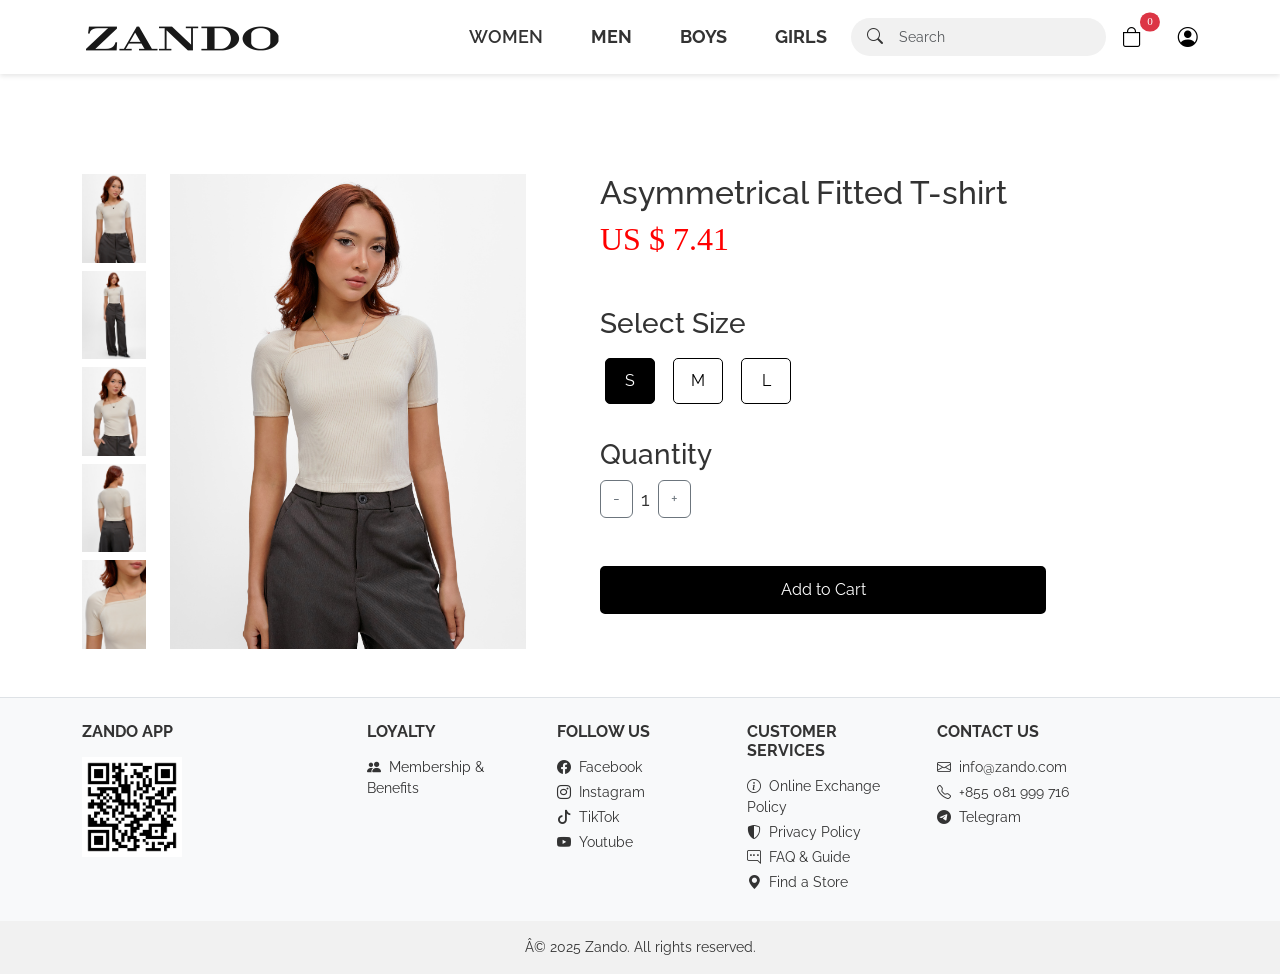
<file: data.html>
﻿<!DOCTYPE html>
<html lang="en">
  <head>
    <meta charset="UTF-8" />
    <meta name="viewport" content="width=device-width, initial-scale=1.0" />
    <title>Document</title>
    <link href="https://cdn.jsdelivr.net/npm/bootstrap@5.3.3/dist/css/bootstrap.min.css" rel="stylesheet">
    <link href="https://fonts.googleapis.com/css2?family=Raleway:wght@400;600&display=swap" rel="stylesheet">
    <link href="https://cdn.jsdelivr.net/npm/bootstrap-icons@1.10.5/font/bootstrap-icons.css" rel="stylesheet">
    <link href="https://cdn.jsdelivr.net/npm/aos@2.3.4/dist/aos.css" rel="stylesheet">
    <link rel="stylesheet" href="https://unpkg.com/swiper/swiper-bundle.min.css"/>
    <script src="https://cdn.jsdelivr.net/npm/bootstrap@5.3.3/dist/js/bootstrap.bundle.min.js"></script>
    <link href="new_style.css" rel="stylesheet">
    <link rel="stylesheet" href="data.css" />
  </head>
  <body>
     <!-- Navbar -->
  <nav class="navbar navbar-expand-lg py-3">
    <div class="container d-flex justify-content-between align-items-center">
      <a class="navbar-brand" href="index.html"><img src="Pics/zando-logo-small.png" class="navbar-logo" /></a>

     <!-- Desktop Menu -->
     <div class="d-none d-lg-flex align-items-center" id="desktopMenu">
      <div class="collapse navbar-collapse" id="navbarContent">
        <ul class="navbar-nav gap-3">
          <li class="nav-item dropdown position-static">
            <a class="nav-link" href="NewInWomenAll.html" role="button" style=" font-family: 'Raleway', sans-serif;">WOMEN</a>
            <div class="dropdown-mega container-fluid">
              <div class="row">
                <div class="col">
                  <!-- <h6>Clothing</h6>
                  <a class="dropdown-item" href="#">All</a>
                  <a class="dropdown-item" href="#">Jeans</a>
                  <a class="dropdown-item" href="#">Tops</a>
                  <a class="dropdown-item" href="#">Dresses</a>
                  <a class="dropdown-item" href="#">Sportwear</a> -->
                </div>
                <div class="col">
                  <h6>Clothing</h6>
                  <a class="dropdown-item" href="NewInWomenAll.html">All</a>
                  <a class="dropdown-item" href="">Jeans</a>
                  <a class="dropdown-item" href="#">Tops</a>
                  <a class="dropdown-item" href="#">Dresses</a>
                  <a class="dropdown-item" href="#">Sportwear</a>
                </div>
                <div class="col">
                  <h6>Accessories</h6>
                  <a class="dropdown-item" href="#">All</a>
                  <a class="dropdown-item" href="#">Bags</a>
                  <a class="dropdown-item" href="#">Belts</a>
                  <a class="dropdown-item" href="#">Caps & Hats</a>
                </div>
              </div>
            </div>
          </li>
          <li class="nav-item dropdown position-static">
            <a class="nav-link fw-bold" href="NewInMenAll.html" role="button">MEN</a>
            <div class="dropdown-mega container-fluid">
              <div class="row">
                <div class="col">
                  <!-- <h6>New In</h6>
                  <a class="dropdown-item" href="#">All</a>
                  <a class="dropdown-item" href="#">Lifestyle</a>
                  <a class="dropdown-item" href="#">Casual</a>
                  <a class="dropdown-item" href="#">Sportlife</a> -->
                </div>
                <div class="col">
                  <h6>Clothing</h6>
                  <a class="dropdown-item" href="#">All</a>
                  <a class="dropdown-item" href="#">Jeans</a> 
                  <a class="dropdown-item" href="#">T-Shirt</a>   
                  <a class="dropdown-item" href="#">Sportwear</a>
                  <a class="dropdown-item" href="#">Jackets</a>
                </div>
                <div class="col">
                  <h6>Accessories</h6>
                  <a class="dropdown-item" href="#">All</a>
                  <a class="dropdown-item" href="#">Backpacks</a>
                  <a class="dropdown-item" href="#">Belts</a>
                  <a class="dropdown-item" href="#">Caps & Hats</a>
                </div>
              </div>
            </div>
          </li>
          <li class="nav-item dropdown position-static">
            <a class="nav-link fw-bold" href="NewInBoyAll.html" role="button">BOYS</a>
            <div class="dropdown-mega container-fluid">
              <div class="row">
                <div class="col">
                  <!-- <h6>New In</h6>
                  <a class="dropdown-item" href="#">All</a>
                  <a class="dropdown-item" href="#">Lifestyle</a>
                  <a class="dropdown-item" href="#">Casual</a>
                  <a class="dropdown-item" href="#">Sportlife</a> -->
                </div>
                <div class="col">
                  <h6>Clothing</h6>
                  <a class="dropdown-item" href="#">T-Shirts</a>
                  <a class="dropdown-item" href="#">Shorts</a>
                  <a class="dropdown-item" href="#">Jackets</a>
                </div>
                <div class="col">
                  <h6>Shoes</h6>
                  <a class="dropdown-item" href="#">Sneakers</a>
                </div>
              </div>
            </div>
          </li>
          <li class="nav-item dropdown position-static">
            <a class="nav-link fw-bold" href="NewInGirlAll.html" role="button">GIRLS</a>
            <div class="dropdown-mega container-fluid">
              <div class="row">
                <div class="col">
                  <!-- <h6>New In</h6>
                  <a class="dropdown-item" href="#">All</a>
                  <a class="dropdown-item" href="#">Lifestyle</a>
                  <a class="dropdown-item" href="#">Casual</a>
                  <a class="dropdown-item" href="#">Sportlife</a> -->
                </div>
                <div class="col">
                  <h6>Clothing</h6>
                  <a class="dropdown-item" href="#">Dresses</a>
                  <a class="dropdown-item" href="#">Jeans</a>
                  <a class="dropdown-item" href="#">Shirts</a>
                </div>
                <div class="col">
                  <h6>Shoes</h6>
                  <a class="dropdown-item" href="#">Sandals</a>
                  <a class="dropdown-item" href="#">Sneakers</a>
                </div>
              </div>
            </div>
          </li>
        </ul>
      </div>

          <div class="d-flex align-items-center gap-3">
            <!-- Search Bar -->
            <div class="position-relative">
              <input type="text" class="form-control search-input-desktop ps-5"
                     placeholder="Search"
                     data-bs-toggle="modal" data-bs-target="#searchModal" readonly />
              <i class="bi bi-search position-absolute top-50 start-0 translate-middle-y ms-3"></i>
            </div>
          
            <!-- Cart Icon with Badge -->
            <a class="position-relative" data-bs-toggle="offcanvas" href="#cartOffcanvas" role="button" aria-controls="cartOffcanvas">
              <i class="bi bi-bag me-2 fs-5" style="color: black;"></i>
              <span id="cart-count" class="position-absolute top-0 start-100 translate-middle badge rounded-pill bg-danger cart-number fw-light">
                0
              </span>
                        
            </a>
          
            <a href="#" class="cart-icon"><i class="bi bi-person-circle fs-5" style="color: black;" onclick="openModal()"></i></a>
          </div>
      </div>

      <!-- Hamburger (Mobile Only) -->
      <button class="navbar-toggler text-black d-lg-none" type="button" onclick="toggleMenu()" aria-label="Toggle navigation"><span class="navbar-toggler-icon-custom" aria-hidden="true">&#9776;</span></button>
    </div>
  </nav>
  <!-- Fullscreen Mobile Menu -->
  <div class="fullscreen-menu d-lg-none" id="fullscreenMenu">
    <div class="search-bar position-relative">
      <input type="text" class="search-input ps-5" placeholder="Search">
      <i class="bi bi-search position-absolute top-50 start-0 translate-middle-y ms-3"></i>
    </div>
      <span class="close-btn" onclick="toggleMenu()">&times;</span>
      <ul class="text-center mt-5">
          <li><a href="NewInWomenAll.html" class="nav-link">WOMEN</a></li>
          <li><a href="NewInMenAll.html" class="nav-link">MEN</a></li>
          <li><a href="NewInBoyAll.html" class="nav-link">BOYS</a></li>
          <li><a href="NewInGirlAll.html" class="nav-link">GIRLS</a></li>
          <li><a href="#" class="nav-link">LOGIN</a></li>
          <li><a href="#" class="nav-link">REGISTER</a></li>
      </ul>
  </div>

  <!-- Modal -->
  <div class="modal fade" id="searchModal" tabindex="-1" aria-hidden="true">
    <div class="modal-dialog" style="max-width: 100%; margin: 0;">
      <div class="modal-content border-0 rounded-0" style="height: 20vh;">
        <div class="modal-body d-flex align-items-center justify-content-center h-100">
          <div class="w-75 position-relative">
            <input type="text" class="form-control border-0 border-bottom shadow-none fs-4 pe-5"
                   placeholder="What are you searching for?" autofocus>
            <div class="position-absolute top-50 end-0 translate-middle-y me-2 d-flex gap-3">
              <i class="bi bi-search fs-5" style="cursor:pointer;"></i>
              <i class="bi bi-x-lg fs-5" style="cursor:pointer;" data-bs-dismiss="modal"></i>
            </div>
          </div>
        </div>
      </div>
    </div>
  </div>
 
  <div class="main">
    <div class="container">
      <div class="row product-layout g-3 g-lg-4 align-items-stretch">
  
        <!-- Left Column: Thumbnails -->
        <div class="col-3 col-md-2 col-lg-2 d-flex thumb-col">
          <div class="item-image thumbs-rail d-flex flex-column">
            <img id="img1" src="Pics/women/a5.jpg" class="img-css" alt="Thumbnail 1" />
            <img id="img2" src="Pics/women/a6.jpg" class="img-css" alt="Thumbnail 2" />
            <img id="img3" src="Pics/women/a7.jpg" class="img-css" alt="Thumbnail 3" />
            <img id="img4" src="Pics/women/a8.jpg" class="img-css" alt="Thumbnail 4" />
            <img id="img5" src="Pics/women/a9.jpg" class="img-css" alt="Thumbnail 5" />
          </div>
        </div>
  
        <!-- Center Column: Main Image -->
        <div class="col-9 col-md-5 col-lg-4 d-flex main-col">
          <div class="imgbig main-image-box">
            <img id="show" src="Pics/women/a5.jpg" class="imgbig-css" alt="Main Product Image" />
          </div>
        </div>
  
        <!-- Right Column: Product Info -->
        <div class="col-12 col-md-5 col-lg-6">
          <div class="title">
            <!-- Product Title and Price -->
            <h2 id="title" class="product-title">Unisex Printed T-Shirt</h2>
            <h2 id="price" class="price txt-cards" style="font-size: 2rem;">US &#36; 7.41</h2>
  
            <!-- Size Selection -->
            <div class="select-size mt-5">
              <h3>Select Size</h3>
              <div class="size d-flex gap-2">
                <button id="btn1" class="size-btn pro-size-btn-border">S</button>
                <button id="btn2" class="size-btn">M</button>
                <button id="btn3" class="size-btn">L</button>
              </div>
            </div>
            
            <!-- Quantity Selection -->
            <div class="quantity mt-4">
              <h3>Quantity</h3>
              <div class="d-flex align-items-center gap-2">
                <button id="decreaseQty" class="btn btn-outline-secondary">-</button>
                <span id="quantity" class="fs-5">1</span>
                <button id="increaseQty" class="btn btn-outline-secondary">+</button>
              </div>
            </div>

            <script>
              document.addEventListener("DOMContentLoaded", () => {
                const decreaseQty = document.getElementById("decreaseQty");
                const increaseQty = document.getElementById("increaseQty");
                const quantityDisplay = document.getElementById("quantity");
                let quantity = 1;

                decreaseQty.addEventListener("click", () => {
                  if (quantity > 1) {
                    quantity--;
                    quantityDisplay.textContent = quantity;
                  }
                });

                increaseQty.addEventListener("click", () => {
                  quantity++;
                  quantityDisplay.textContent = quantity;
                });
              });
            </script>

            <!-- Add to Cart -->
            <div class="add-to-cart mt-5">
              <button id="addCartBtn" class="add-to-cart-btn">Add to Cart</button>
            </div>
          </div>
        </div>
  
      </div>
    </div>
  </div>
  
  <!-- Footer -->
<footer class="bg-light text-center text-lg-start mt-5 border-top pt-4">
<div class="container text-center text-md-start">
    <div class="row">
        <div class="col-md-3 mb-4">
            <h6 class="fw-bold mb-3">ZANDO APP</h6>
            <img src="Pics/qr_code_app.png" alt="QR Code" class="img-fluid" width="100">
          </div>
          <div class="col-md-2 mb-4">
              <h6 class="fw-bold mb-3">LOYALTY</h6>
              <p class="small"><i class="bi bi-people-fill me-2"></i>Membership & Benefits</p>
          </div>
          <div class="col-md-2 mb-4">
              <h6 class="fw-bold mb-3">FOLLOW US</h6>
              <p class="small mb-1"><i class="bi bi-facebook me-2"></i>Facebook</p>
              <p class="small mb-1"><i class="bi bi-instagram me-2"></i>Instagram</p>
              <p class="small mb-1"><i class="bi bi-tiktok me-2"></i>TikTok</p>
              <p class="small mb-1"><i class="bi bi-youtube me-2"></i>Youtube</p>
          </div>
          <div class="col-md-2 mb-4">
              <h6 class="fw-bold mb-3">CUSTOMER SERVICES</h6>
              <p class="small mb-1"><i class="bi bi-info-circle me-2"></i>Online Exchange Policy</p>
              <p class="small mb-1"><i class="bi bi-shield-shaded me-2"></i>Privacy Policy</p>
              <p class="small mb-1"><i class="bi bi-chat-right-dots me-2"></i>FAQ & Guide</p>
              <p class="small mb-1"><i class="bi bi-geo-alt-fill me-2"></i>Find a Store</p>
          </div>
          <div class="col-md-3 mb-4">
              <h6 class="fw-bold mb-3">CONTACT US</h6>
              <p class="small mb-1"><i class="bi bi-envelope me-2"></i>info@zando.com</p>
              <p class="small mb-1"><i class="bi bi-telephone me-2"></i>+855 081 999 716</p>
              <p class="small mb-1"><i class="bi bi-telegram me-2"></i>Telegram</p>
          </div>
      </div>
  </div>

  <div class="text-center p-3 small" style="background-color: #f1f1f1;">
      Â© 2025 Zando. All rights reserved.
  </div>
</footer>
<script>
  function toggleMenu() {
    const menu = document.getElementById('fullscreenMenu');
    const isOpen = menu.classList.toggle('show');
    document.body.style.overflow = isOpen ? 'hidden' : '';
  }

  document.querySelectorAll('#fullscreenMenu a').forEach((link) => {
    link.addEventListener('click', () => {
      const menu = document.getElementById('fullscreenMenu');
      menu.classList.remove('show');
      document.body.style.overflow = '';
    });
  });
</script>
    <div class="offcanvas offcanvas-end" tabindex="-1" id="cartOffcanvas">
      <div class="offcanvas-header">
        <h5 class="offcanvas-title">Your Cart</h5>
        <button type="button" class="btn-close" data-bs-dismiss="offcanvas"></button>
      </div>
      
      <div class="offcanvas-body" id="cart-items">
        <!-- Cart items will appear here -->
      </div>
      <div class="offcanvas-footer border-top p-3">
        <button id="cart-total-btn" class="btn btn-dark w-100" type="button" disabled>
          Checkout - US $0.00
        </button>
      </div>
    </div>

<script>
(() => {
const quantityDisplay = document.getElementById("quantity");
const addCartBtn = document.getElementById("addCartBtn");
const cartCount = document.getElementById("cart-count");
const cartItems = document.getElementById("cart-items");
const cartTotalBtn = document.getElementById("cart-total-btn");

const title = document.getElementById("title").textContent.trim();
const price = document.getElementById("price").textContent.trim();
const showImg = document.getElementById("showImg") || document.getElementById("show");
let selectedSize = null;

let cart = JSON.parse(localStorage.getItem("cart")) || [];
if (!quantityDisplay || !addCartBtn || !cartCount || !cartItems || !cartTotalBtn || !showImg) {
  return;
}
updateCartCount();
renderCartItems();

cartItems.addEventListener("click", (e) => {
  const removeBtn = e.target.closest(".remove-btn");
  if (!removeBtn) return;
  const index = Number(removeBtn.getAttribute("data-index"));
  if (Number.isNaN(index)) return;
  removeItem(index);
});

// Handle size selection
document.querySelectorAll(".size-btn").forEach(button => {
  button.addEventListener("click", () => {
    document.querySelectorAll(".size-btn").forEach(btn => btn.classList.remove("active"));
    button.classList.add("active");
    selectedSize = button.textContent.trim();
  });
});

// Add to Cart button click
addCartBtn.addEventListener("click", () => {
  const quantity = parseInt(quantityDisplay.textContent);

  if (!selectedSize) {
    alert("Please select a size.");
    return;
  }

  const existingItemIndex = cart.findIndex(
    item => item.title === title && item.size === selectedSize
  );

  if (existingItemIndex > -1) {
    cart[existingItemIndex].quantity += quantity;
  } else {
    const cartItem = {
      title: title,
      price: price,
      image: showImg.src,
      quantity: quantity,
      size: selectedSize
    };
    cart.push(cartItem);
  }

  localStorage.setItem("cart", JSON.stringify(cart));
  updateCartCount();
  renderCartItems();
});

function updateCartCount() {
  const totalCount = cart.reduce((sum, item) => sum + item.quantity, 0);
  cartCount.textContent = totalCount;
}

function parsePriceValue(priceText) {
  const cleaned = String(priceText).replace(/[^0-9.]/g, "");
  const parsed = parseFloat(cleaned);
  return Number.isNaN(parsed) ? 0 : parsed;
}

function updateCartTotalButton(totalAmount) {
  cartTotalBtn.textContent = `Checkout - US $${totalAmount.toFixed(2)}`;
  cartTotalBtn.disabled = cart.length === 0;
}

function renderCartItems() {
  cartItems.innerHTML = "";
  let cartGrandTotal = 0;

  if (cart.length === 0) {
    cartItems.innerHTML = '<p class="text-muted mb-0">Your cart is empty.</p>';
    updateCartTotalButton(0);
    return;
  }

  cart.forEach((item, index) => {
    const itemDiv = document.createElement("div");
    itemDiv.classList.add("d-flex", "align-items-center", "mb-3");

    const unitPrice = parsePriceValue(item.price);
    const totalPrice = unitPrice * item.quantity;
    cartGrandTotal += totalPrice;

    itemDiv.innerHTML = `
      <img src="${item.image}" alt="${item.title}" width="72" class="me-3">
      <div class="flex-grow-1">
        <h6 class="mb-1">${item.title} (${item.size})</h6>
        <small>US $${unitPrice.toFixed(2)} x ${item.quantity} = US $${totalPrice.toFixed(2)}</small>
      </div>
      <button class="btn btn-sm btn-danger ms-2 remove-btn" data-index="${index}" type="button" aria-label="Remove item">
        <i class="bi bi-trash"></i>
      </button>
    `;

    cartItems.appendChild(itemDiv);
  });

  updateCartTotalButton(cartGrandTotal);
}

function removeItem(index) {
  cart.splice(index, 1);
  localStorage.setItem("cart", JSON.stringify(cart));
  updateCartCount();
  renderCartItems();
}
})();

</script>  

 <script src="indexData.js"></script> 
<script src="data.js"></script>


  </body>
</html>
</file>
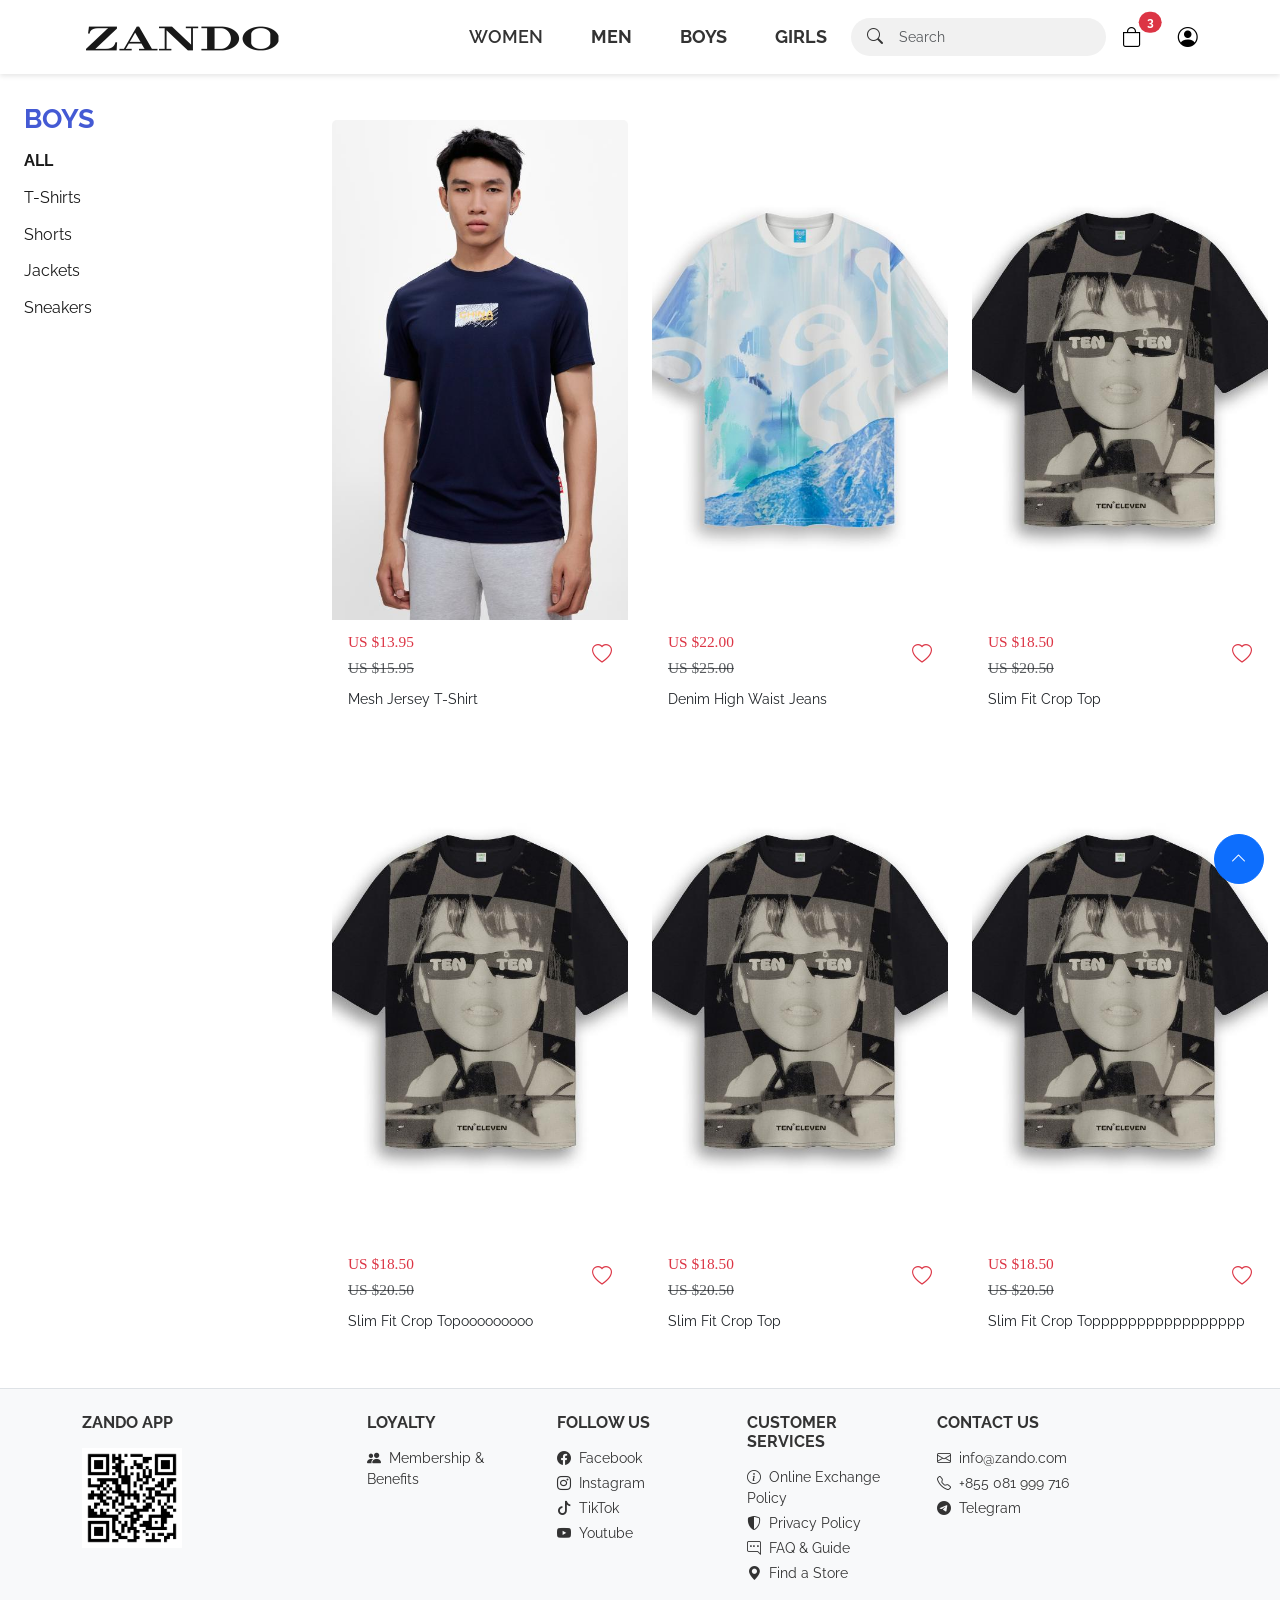
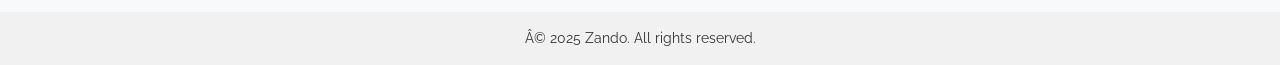
<file: NewInBoyAll.html>
﻿<!DOCTYPE html>
<html lang="en">

<head>
    <meta charset="UTF-8">
    <meta name="viewport" content="width=device-width, initial-scale=1">
    <title>Fashion Store</title>
    <link href="https://cdn.jsdelivr.net/npm/bootstrap@5.3.3/dist/css/bootstrap.min.css" rel="stylesheet">
    <link href="https://fonts.googleapis.com/css2?family=Raleway:wght@400;600&display=swap" rel="stylesheet">
    <link href="https://cdn.jsdelivr.net/npm/bootstrap-icons@1.10.5/font/bootstrap-icons.css" rel="stylesheet">
    <link href="https://cdn.jsdelivr.net/npm/aos@2.3.4/dist/aos.css" rel="stylesheet">
    <link rel="stylesheet" href="https://unpkg.com/swiper/swiper-bundle.min.css"/>
    <link href="new_style.css" rel="stylesheet">
</head>

<body>

  <!-- Navbar -->
  <nav class="navbar navbar-expand-lg py-3">
  <div class="container d-flex justify-content-between align-items-center">
    <a class="navbar-brand" href="index.html"><img src="Pics/zando-logo-small.png" class="navbar-logo" /></a>

    <!-- Desktop Menu -->
    <div class="d-none d-lg-flex align-items-center" id="desktopMenu">
      <div class="collapse navbar-collapse" id="navbarContent">
        <ul class="navbar-nav gap-3">
          <li class="nav-item dropdown position-static">
            <a class="nav-link" href="NewInWomenAll.html" role="button" style=" font-family: 'Raleway', sans-serif;">WOMEN</a>
            <div class="dropdown-mega container-fluid">
              <div class="row">
                <div class="col">
                  <!-- <h6>Clothing</h6>
                  <a class="dropdown-item" href="#">All</a>
                  <a class="dropdown-item" href="#">Jeans</a>
                  <a class="dropdown-item" href="#">Tops</a>
                  <a class="dropdown-item" href="#">Dresses</a>
                  <a class="dropdown-item" href="#">Sportwear</a> -->
                </div>
                <div class="col">
                  <h6>Clothing</h6>
                  <a class="dropdown-item" href="NewInWomenAll.html">All</a>
                  <a class="dropdown-item" href="NewInWomenAll.html">Jeans</a>
                  <a class="dropdown-item" href="NewInWomenAll.html">Tops</a>
                  <a class="dropdown-item" href="NewInWomenAll.html">Dresses</a>
                  <a class="dropdown-item" href="NewInWomenAll.html">Sportwear</a>
                </div>
                <div class="col">
                  <h6>Accessories</h6>
                  <a class="dropdown-item" href="NewInWomenAll.html">All</a>
                  <a class="dropdown-item" href="NewInWomenAll.html">Bags</a>
                  <a class="dropdown-item" href="NewInWomenAll.html">Belts</a>
                  <a class="dropdown-item" href="NewInWomenAll.html">Caps & Hats</a>
                </div>
              </div>
            </div>
          </li>
          <li class="nav-item dropdown position-static">
            <a class="nav-link fw-bold" href="NewInMenAll.html" role="button">MEN</a>
            <div class="dropdown-mega container-fluid">
              <div class="row">
                <div class="col">
                  <!-- <h6>New In</h6>
                  <a class="dropdown-item" href="#">All</a>
                  <a class="dropdown-item" href="#">Lifestyle</a>
                  <a class="dropdown-item" href="#">Casual</a>
                  <a class="dropdown-item" href="#">Sportlife</a> -->
                </div>
                <div class="col">
                  <h6>Clothing</h6>
                  <a class="dropdown-item" href="NewInMenAll.html">All</a>
                  <a class="dropdown-item" href="NewInMenAll.html">Jeans</a> 
                  <a class="dropdown-item" href="NewInMenAll.html">T-Shirt</a>   
                  <a class="dropdown-item" href="NewInMenAll.html">Sportwear</a>
                  <a class="dropdown-item" href="NewInMenAll.html">Jackets</a>
                </div>
                <div class="col">
                  <h6>Accessories</h6>
                  <a class="dropdown-item" href="NewInMenAll.html">All</a>
                  <a class="dropdown-item" href="NewInMenAll.html">Backpacks</a>
                  <a class="dropdown-item" href="NewInMenAll.html">Belts</a>
                  <a class="dropdown-item" href="NewInMenAll.html">Caps & Hats</a>
                </div>
              </div>
            </div>
          </li>
          <li class="nav-item dropdown position-static">
            <a class="nav-link fw-bold" href="NewInBoyAll.html" role="button">BOYS</a>
            <div class="dropdown-mega container-fluid">
              <div class="row">
                <div class="col">
                  <!-- <h6>New In</h6>
                  <a class="dropdown-item" href="#">All</a>
                  <a class="dropdown-item" href="#">Lifestyle</a>
                  <a class="dropdown-item" href="#">Casual</a>
                  <a class="dropdown-item" href="#">Sportlife</a> -->
                </div>
                <div class="col">
                  <h6>Clothing</h6>
                  <a class="dropdown-item" href="NewInBoyAll.html">T-Shirts</a>
                  <a class="dropdown-item" href="NewInBoyAll.html">Shorts</a>
                  <a class="dropdown-item" href="NewInBoyAll.html">Jackets</a>
                </div>
                <div class="col">
                  <h6>Shoes</h6>
                  <a class="dropdown-item" href="NewInBoyAll.html">Sneakers</a>
                </div>
              </div>
            </div>
          </li>
          <li class="nav-item dropdown position-static">
            <a class="nav-link fw-bold" href="NewInGirlAll.html" role="button">GIRLS</a>
            <div class="dropdown-mega container-fluid">
              <div class="row">
                <div class="col">
                  <!-- <h6>New In</h6>
                  <a class="dropdown-item" href="#">All</a>
                  <a class="dropdown-item" href="#">Lifestyle</a>
                  <a class="dropdown-item" href="#">Casual</a>
                  <a class="dropdown-item" href="#">Sportlife</a> -->
                </div>
                <div class="col">
                  <h6>Clothing</h6>
                  <a class="dropdown-item" href="NewInGirlAll.html">Dresses</a>
                  <a class="dropdown-item" href="NewInGirlAll.html">Jeans</a>
                  <a class="dropdown-item" href="NewInGirlAll.html">Shirts</a>
                </div>
                <div class="col">
                  <h6>Shoes</h6>
                  <a class="dropdown-item" href="NewInGirlAll.html">Sandals</a>
                  <a class="dropdown-item" href="NewInGirlAll.html">Sneakers</a>
                </div>
              </div>
            </div>
          </li>
        </ul>
      </div>

      <div class="d-flex align-items-center gap-3">
      <!-- Search Bar -->
      <div class="position-relative">
        <input type="text" class="form-control search-input-desktop ps-5"
           placeholder="Search"
           data-bs-toggle="modal" data-bs-target="#searchModal" readonly />
        <i class="bi bi-search position-absolute top-50 start-0 translate-middle-y ms-3"></i>
      </div>
      
      <!-- Cart Icon with Badge -->
      <a class="position-relative" data-bs-toggle="offcanvas" href="#cartOffcanvas" role="button" aria-controls="cartOffcanvas">
        <i class="bi bi-bag me-2 fs-5" style="color: black;"></i>
        <span class="position-absolute top-0 start-100 translate-middle badge rounded-pill bg-danger">
        3
        </span>
      </a>
      
      <a href="#" class="cart-icon"><i class="bi bi-person-circle fs-5" style="color: black;" onclick="openModal()"></i></a>
      </div>
      </div>

      <!-- Hamburger (Mobile Only) -->
    <button class="navbar-toggler text-black d-lg-none" type="button" onclick="toggleMenu()" aria-label="Toggle navigation"><span class="navbar-toggler-icon-custom" aria-hidden="true">&#9776;</span></button>
  </div>
  </nav>

  <!-- Fullscreen Mobile Menu -->
  <div class="fullscreen-menu d-lg-none" id="fullscreenMenu">
    <div class="search-bar position-relative">
    <input type="text" class="search-input ps-5" placeholder="Search">
    <i class="bi bi-search position-absolute top-50 start-0 translate-middle-y ms-3"></i>
    </div>
    <span class="close-btn" onclick="toggleMenu()">&times;</span>
    <ul class="text-center mt-5">
      <li><a href="NewInWomenAll.html" class="nav-link">WOMEN</a></li>
      <li><a href="NewInMenAll.html" class="nav-link">MEN</a></li>
      <li><a href="NewInBoyAll.html" class="nav-link">BOYS</a></li>
      <li><a href="NewInGirlAll.html" class="nav-link">GIRLS</a></li>
      <li><a href="#" class="nav-link">LOGIN</a></li>
      <li><a href="#" class="nav-link">REGISTER</a></li>
    </ul>
  </div>

  <!-- Modal -->
  <div class="modal fade" id="searchModal" tabindex="-1" aria-hidden="true">
    <div class="modal-dialog" style="max-width: 100%; margin: 0;">
    <div class="modal-content border-0 rounded-0" style="height: 20vh;">
      <div class="modal-body d-flex align-items-center justify-content-center h-100">
      <div class="w-75 position-relative">
        <input type="text" class="form-control border-0 border-bottom shadow-none fs-4 pe-5"
           placeholder="What are you searching for?" autofocus>
        <div class="position-absolute top-50 end-0 translate-middle-y me-2 d-flex gap-3">
        <i class="bi bi-search fs-5" style="cursor:pointer;"></i>
        <i class="bi bi-x-lg fs-5" style="cursor:pointer;" data-bs-dismiss="modal"></i>
        </div>
      </div>
      </div>
    </div>
    </div>
  </div>

<!-- Main Content -->
<div class="container-fluid mt-custom">
  <div class="row">
    <!-- Sidebar -->
    <aside class="col-md-3 bg-white" style="position: sticky; top: 70px; height: calc(100vh - 70px); overflow-y: auto; padding: 2rem 1.5rem;">
      <h5 class="fw-bold" style="font-size: 1.7rem; color: rgb(68, 90, 212);">BOYS</h5>
      <ul class="list-unstyled">
        <li><a href="#" class="category-link text-decoration-none fw-bold" data-filter="All">ALL</a></li>
        <li><a href="#" class="category-link text-decoration-none" data-filter="Jeans">T-Shirts</a></li>
        <li><a href="#" class="category-link text-decoration-none" data-filter="Tops">Shorts</a></li>
        <li><a href="#" class="category-link text-decoration-none" data-filter="Dresses">Jackets</a></li>
        <li><a href="#" class="category-link text-decoration-none" data-filter="Bags">Sneakers</a></li>
      </ul>
    </aside>

    <!-- Products Grid -->
    <div class="col-md-9 mt-custom">
      <div class="row row-cols-2 row-cols-md-3 g-4">

        <!-- Product 1 -->
        <div class="col" data-category="Dresses">
          <div class="card h-100 border-0">
            <img src="Pics/1.jpg" class="card-img-top" alt="Product">
            <div class="card-body p-2 ms-2 me-2">
              <div class="txt-cards d-flex justify-content-between align-items-center">
                <div>
                  <small class="text-danger">US $13.95</small><br>
                  <small class="text-muted text-decoration-line-through">US $15.95</small>
                </div>
                <i class="bi bi-heart text-danger fs-5"></i>
              </div>
              <p class="small mt-2 mb-0">Mesh Jersey T-Shirt</p>
            </div>
          </div>
        </div>

        <!-- Product 2 -->
        <div class="col" data-category="Jeans">
          <div class="card h-100 border-0">
            <img src="Pics/2.jpg" class="card-img-top" alt="Product">
            <div class="card-body p-2 ms-2 me-2">
              <div class="txt-cards d-flex justify-content-between align-items-center">
                <div>
                  <small class="text-danger">US $22.00</small><br>
                  <small class="text-muted text-decoration-line-through">US $25.00</small>
                </div>
                <i class="bi bi-heart text-danger fs-5"></i>
              </div>
              <p class="small mt-2 mb-0">Denim High Waist Jeans</p>
            </div>
          </div>
        </div>

        <!-- Product 3 -->
        <div class="col" data-category="Tops">
          <div class="card h-100 border-0">
            <img src="Pics/3.jpg" class="card-img-top" alt="Product">
            <div class="card-body p-2 ms-2 me-2">
              <div class="txt-cards d-flex justify-content-between align-items-center">
                <div>
                  <small class="text-danger">US $18.50</small><br>
                  <small class="text-muted text-decoration-line-through">US $20.50</small>
                </div>
                <i class="bi bi-heart text-danger fs-5"></i>
              </div>
              <p class="small mt-2 mb-0">Slim Fit Crop Top</p>
            </div>
          </div>
        </div>

        <!-- Product 4 -->
        <div class="col" data-category="Bags">
          <div class="card h-100 border-0">
            <img src="Pics/3.jpg" class="card-img-top" alt="Product">
            <div class="card-body p-2 ms-2 me-2">
              <div class="txt-cards d-flex justify-content-between align-items-center">
                <div>
                  <small class="text-danger">US $18.50</small><br>
                  <small class="text-muted text-decoration-line-through">US $20.50</small>
                </div>
                <i class="bi bi-heart text-danger fs-5"></i>
              </div>
              <p class="small mt-2 mb-0">Slim Fit Crop Topooooooooo</p>
            </div>
          </div>
        </div>

        <!-- Product 5 -->
        <div class="col" data-category="Belts">
          <div class="card h-100 border-0">
            <img src="Pics/3.jpg" class="card-img-top" alt="Product">
            <div class="card-body p-2 ms-2 me-2">
              <div class="txt-cards d-flex justify-content-between align-items-center">
                <div>
                  <small class="text-danger">US $18.50</small><br>
                  <small class="text-muted text-decoration-line-through">US $20.50</small>
                </div>
                <i class="bi bi-heart text-danger fs-5"></i>
              </div>
              <p class="small mt-2 mb-0">Slim Fit Crop Top</p>
            </div>
          </div>
        </div>

        <!-- Product 6 -->
        <div class="col" data-category="Caps & Hats">
          <div class="card h-100 border-0">
            <img src="Pics/3.jpg" class="card-img-top" alt="Product">
            <div class="card-body p-2 ms-2 me-2">
              <div class="txt-cards d-flex justify-content-between align-items-center">
                <div>
                  <small class="text-danger">US $18.50</small><br>
                  <small class="text-muted text-decoration-line-through">US $20.50</small>
                </div>
                <i class="bi bi-heart text-danger fs-5"></i>
              </div>
              <p class="small mt-2 mb-0">Slim Fit Crop Toppppppppppppppppp</p>
            </div>
          </div>
        </div>
      </div>
    </div>
  </div>
</div>

<!-- Filtering Script -->
<script>
  document.querySelectorAll('.category-link').forEach(link => {
    link.addEventListener('click', function (e) {
      e.preventDefault();
      const filter = this.getAttribute('data-filter');
      const cards = document.querySelectorAll('.col[data-category]');

      cards.forEach(card => {
        const category = card.getAttribute('data-category');
        if (filter === 'All' || category === filter) {
          card.classList.remove('d-none');
        } else {
          card.classList.add('d-none');
        }
      });

      // Update active link style
      document.querySelectorAll('.category-link').forEach(l => l.classList.remove('fw-bold'));
      this.classList.add('fw-bold');
    });
  });
</script>

  

<!-- Back to Top Button -->
<a href="#" id="backToTopBtn" class="btn btn-primary position-fixed bottom-0 end-0 m-3" style="z-index: 1000; border-radius: 50%; width: 50px; height: 50px; display: flex; justify-content: center; align-items: center; display: none;">
  <i class="bi bi-chevron-up"></i>
</a>

<script>
  const backToTopBtn = document.getElementById('backToTopBtn');
  let lastScrollTop = 0;

  window.addEventListener('scroll', () => {
    const currentScroll = window.pageYOffset || document.documentElement.scrollTop;
    if (currentScroll > lastScrollTop) {
      backToTopBtn.style.display = 'none'; // Hide button when scrolling down
    } else {
      backToTopBtn.style.display = 'flex'; // Show button when scrolling up
    }
    lastScrollTop = currentScroll <= 0 ? 0 : currentScroll; // For mobile or negative scrolling
  });
</script>

<!-- Footer -->
<footer class="bg-light text-center text-lg-start mt-5 border-top pt-4" style="width: 100%; margin-bottom: 0;">
  <div class="container text-center text-md-start">
      <div class="row">
          <div class="col-md-3 mb-4">
              <h6 class="fw-bold mb-3">ZANDO APP</h6>
              <img src="Pics/qr_code_app.png" alt="QR Code" class="img-fluid" width="100">
          </div>
          <div class="col-md-2 mb-4">
              <h6 class="fw-bold mb-3">LOYALTY</h6>
              <p class="small"><i class="bi bi-people-fill me-2"></i>Membership & Benefits</p>
          </div>
          <div class="col-md-2 mb-4">
              <h6 class="fw-bold mb-3">FOLLOW US</h6>
              <p class="small mb-1"><i class="bi bi-facebook me-2"></i>Facebook</p>
              <p class="small mb-1"><i class="bi bi-instagram me-2"></i>Instagram</p>
              <p class="small mb-1"><i class="bi bi-tiktok me-2"></i>TikTok</p>
              <p class="small mb-1"><i class="bi bi-youtube me-2"></i>Youtube</p>
          </div>
          <div class="col-md-2 mb-4">
              <h6 class="fw-bold mb-3">CUSTOMER SERVICES</h6>
              <p class="small mb-1"><i class="bi bi-info-circle me-2"></i>Online Exchange Policy</p>
              <p class="small mb-1"><i class="bi bi-shield-shaded me-2"></i>Privacy Policy</p>
              <p class="small mb-1"><i class="bi bi-chat-right-dots me-2"></i>FAQ & Guide</p>
              <p class="small mb-1"><i class="bi bi-geo-alt-fill me-2"></i>Find a Store</p>
          </div>
          <div class="col-md-3 mb-4">
              <h6 class="fw-bold mb-3">CONTACT US</h6>
              <p class="small mb-1"><i class="bi bi-envelope me-2"></i>info@zando.com</p>
              <p class="small mb-1"><i class="bi bi-telephone me-2"></i>+855 081 999 716</p>
              <p class="small mb-1"><i class="bi bi-telegram me-2"></i>Telegram</p>
          </div>
      </div>
  </div>

  <div class="text-center p-3 small" style="background-color: #f1f1f1;">
      Â© 2025 Zando. All rights reserved.
  </div>
</footer>

    <!-- Scripts -->
    <script src="https://cdn.jsdelivr.net/npm/bootstrap@5.3.3/dist/js/bootstrap.bundle.min.js"></script>
    <script src="https://cdn.jsdelivr.net/npm/aos@2.3.4/dist/aos.js"></script>
    <script src="https://unpkg.com/swiper/swiper-bundle.min.js"></script>
    <script src="Index.js"> 
    </script>
    <script>
      function toggleMenu() {
        const menu = document.getElementById('fullscreenMenu');
        const isOpen = menu.classList.toggle('show');
        document.body.style.overflow = isOpen ? 'hidden' : '';
      }

      document.querySelectorAll('#fullscreenMenu a').forEach((link) => {
        link.addEventListener('click', () => {
          const menu = document.getElementById('fullscreenMenu');
          menu.classList.remove('show');
          document.body.style.overflow = '';
        });
      });
    </script>

    <div class="offcanvas offcanvas-end" tabindex="-1" id="cartOffcanvas" aria-labelledby="cartOffcanvasLabel">
      <div class="offcanvas-header">
        <h5 class="offcanvas-title" id="cartOffcanvasLabel">Your Cart</h5>
        <button type="button" class="btn-close" data-bs-dismiss="offcanvas" aria-label="Close"></button>
      </div>
      <div class="offcanvas-body">
        <p>Your cart items will appear here.</p>
      </div>
    </div>
    
</body>

</html>
</file>
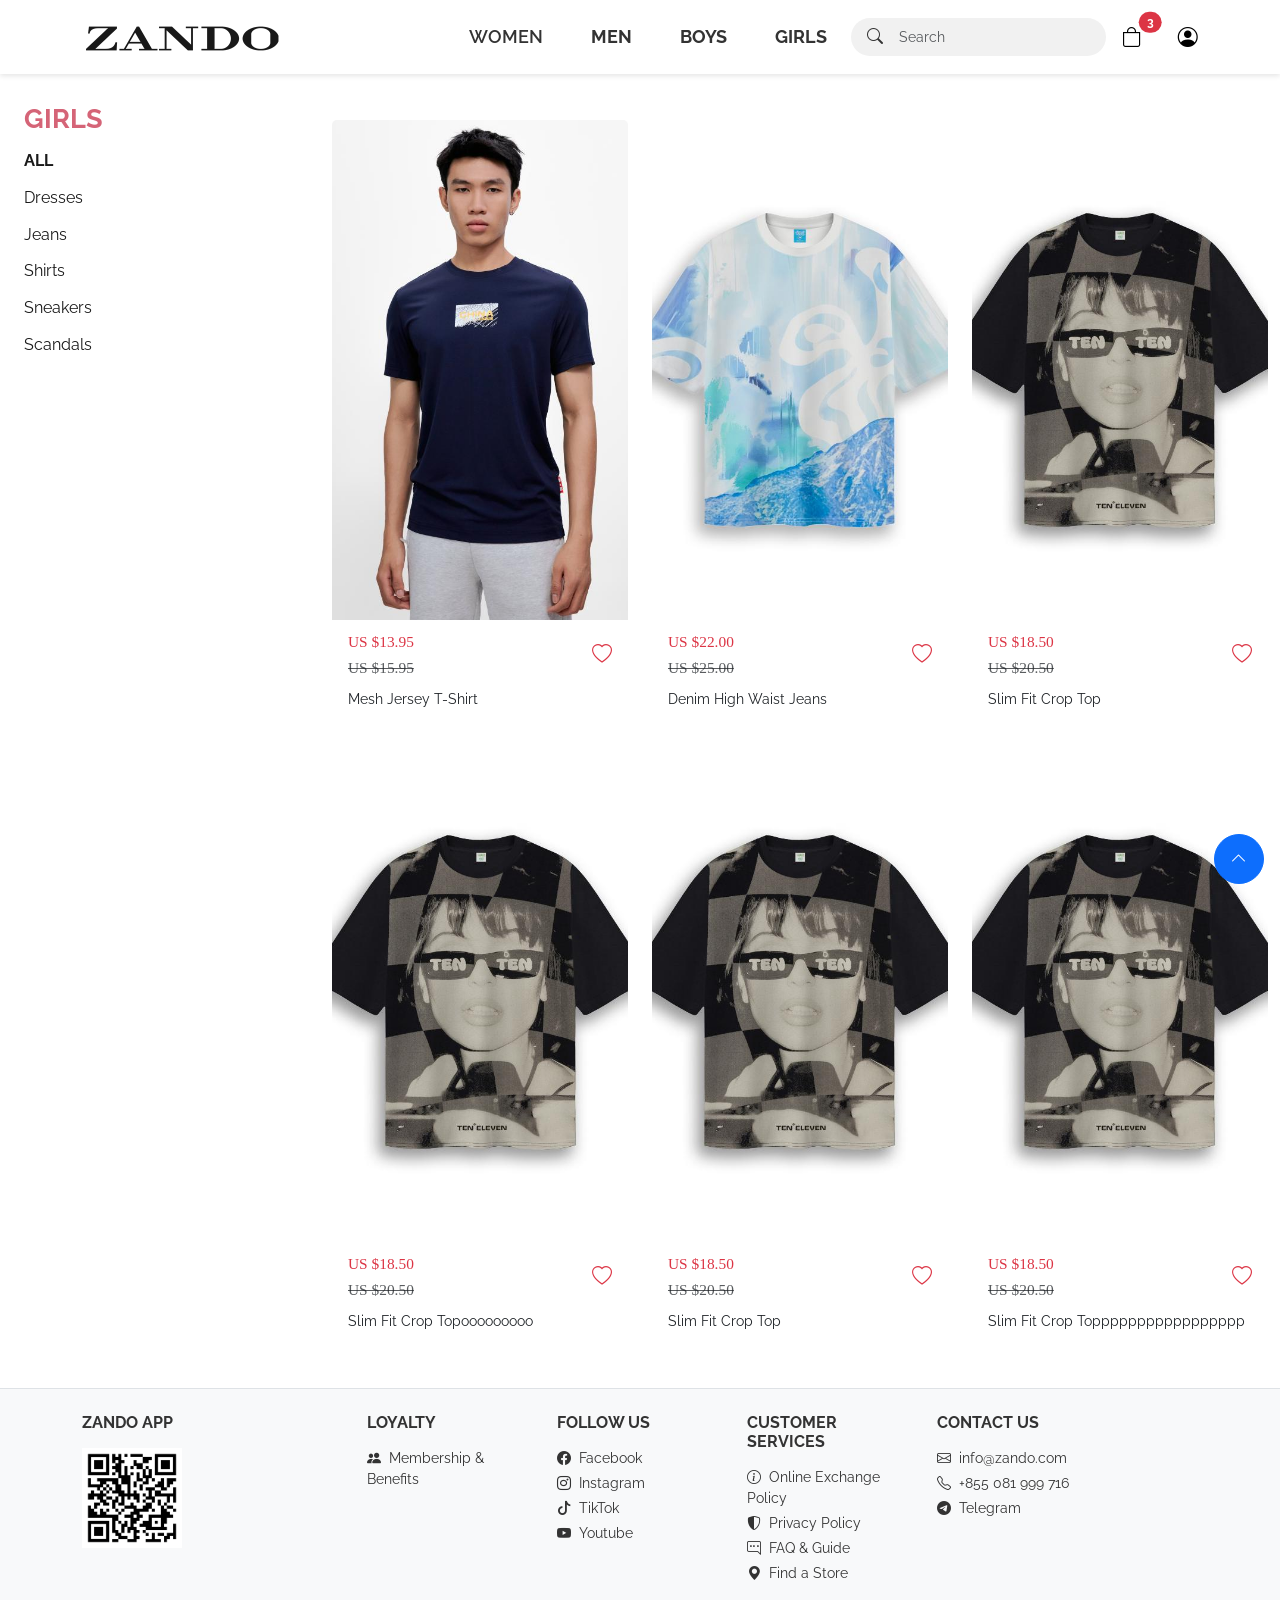
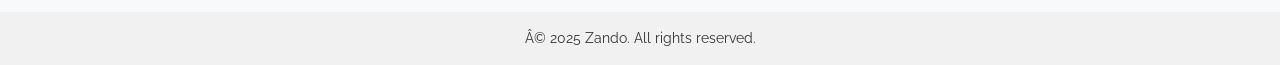
<file: NewInGirlAll.html>
﻿<!DOCTYPE html>
<html lang="en">

<head>
    <meta charset="UTF-8">
    <meta name="viewport" content="width=device-width, initial-scale=1">
    <title>Fashion Store</title>
    <link href="https://cdn.jsdelivr.net/npm/bootstrap@5.3.3/dist/css/bootstrap.min.css" rel="stylesheet">
    <link href="https://fonts.googleapis.com/css2?family=Raleway:wght@400;600&display=swap" rel="stylesheet">
    <link href="https://cdn.jsdelivr.net/npm/bootstrap-icons@1.10.5/font/bootstrap-icons.css" rel="stylesheet">
    <link href="https://cdn.jsdelivr.net/npm/aos@2.3.4/dist/aos.css" rel="stylesheet">
    <link rel="stylesheet" href="https://unpkg.com/swiper/swiper-bundle.min.css"/>
    <link href="new_style.css" rel="stylesheet">
</head>

<body>

  <!-- Navbar -->
  <nav class="navbar navbar-expand-lg py-3">
  <div class="container d-flex justify-content-between align-items-center">
    <a class="navbar-brand" href="index.html"><img src="Pics/zando-logo-small.png" class="navbar-logo" /></a>

    <!-- Desktop Menu -->
    <div class="d-none d-lg-flex align-items-center" id="desktopMenu">
      <div class="collapse navbar-collapse" id="navbarContent">
        <ul class="navbar-nav gap-3">
          <li class="nav-item dropdown position-static">
            <a class="nav-link" href="NewInWomenAll.html" role="button" style=" font-family: 'Raleway', sans-serif;">WOMEN</a>
            <div class="dropdown-mega container-fluid">
              <div class="row">
                <div class="col">
                  <!-- <h6>Clothing</h6>
                  <a class="dropdown-item" href="#">All</a>
                  <a class="dropdown-item" href="#">Jeans</a>
                  <a class="dropdown-item" href="#">Tops</a>
                  <a class="dropdown-item" href="#">Dresses</a>
                  <a class="dropdown-item" href="#">Sportwear</a> -->
                </div>
                <div class="col">
                  <h6>Clothing</h6>
                  <a class="dropdown-item" href="NewInWomenAll.html">All</a>
                  <a class="dropdown-item" href="NewInWomenAll.html">Jeans</a>
                  <a class="dropdown-item" href="NewInWomenAll.html">Tops</a>
                  <a class="dropdown-item" href="NewInWomenAll.html">Dresses</a>
                  <a class="dropdown-item" href="NewInWomenAll.html">Sportwear</a>
                </div>
                <div class="col">
                  <h6>Accessories</h6>
                  <a class="dropdown-item" href="NewInWomenAll.html">All</a>
                  <a class="dropdown-item" href="NewInWomenAll.html">Bags</a>
                  <a class="dropdown-item" href="NewInWomenAll.html">Belts</a>
                  <a class="dropdown-item" href="NewInWomenAll.html">Caps & Hats</a>
                </div>
              </div>
            </div>
          </li>
          <li class="nav-item dropdown position-static">
            <a class="nav-link fw-bold" href="NewInMenAll.html" role="button">MEN</a>
            <div class="dropdown-mega container-fluid">
              <div class="row">
                <div class="col">
                  <!-- <h6>New In</h6>
                  <a class="dropdown-item" href="#">All</a>
                  <a class="dropdown-item" href="#">Lifestyle</a>
                  <a class="dropdown-item" href="#">Casual</a>
                  <a class="dropdown-item" href="#">Sportlife</a> -->
                </div>
                <div class="col">
                  <h6>Clothing</h6>
                  <a class="dropdown-item" href="NewInMenAll.html">All</a>
                  <a class="dropdown-item" href="NewInMenAll.html">Jeans</a> 
                  <a class="dropdown-item" href="NewInMenAll.html">T-Shirt</a>   
                  <a class="dropdown-item" href="NewInMenAll.html">Sportwear</a>
                  <a class="dropdown-item" href="NewInMenAll.html">Jackets</a>
                </div>
                <div class="col">
                  <h6>Accessories</h6>
                  <a class="dropdown-item" href="NewInMenAll.html">All</a>
                  <a class="dropdown-item" href="NewInMenAll.html">Backpacks</a>
                  <a class="dropdown-item" href="NewInMenAll.html">Belts</a>
                  <a class="dropdown-item" href="NewInMenAll.html">Caps & Hats</a>
                </div>
              </div>
            </div>
          </li>
          <li class="nav-item dropdown position-static">
            <a class="nav-link fw-bold" href="NewInBoyAll.html" role="button">BOYS</a>
            <div class="dropdown-mega container-fluid">
              <div class="row">
                <div class="col">
                  <!-- <h6>New In</h6>
                  <a class="dropdown-item" href="#">All</a>
                  <a class="dropdown-item" href="#">Lifestyle</a>
                  <a class="dropdown-item" href="#">Casual</a>
                  <a class="dropdown-item" href="#">Sportlife</a> -->
                </div>
                <div class="col">
                  <h6>Clothing</h6>
                  <a class="dropdown-item" href="NewInBoyAll.html">T-Shirts</a>
                  <a class="dropdown-item" href="NewInBoyAll.html">Shorts</a>
                  <a class="dropdown-item" href="NewInBoyAll.html">Jackets</a>
                </div>
                <div class="col">
                  <h6>Shoes</h6>
                  <a class="dropdown-item" href="NewInBoyAll.html">Sneakers</a>
                </div>
              </div>
            </div>
          </li>
          <li class="nav-item dropdown position-static">
            <a class="nav-link fw-bold" href="NewInGirlAll.html" role="button">GIRLS</a>
            <div class="dropdown-mega container-fluid">
              <div class="row">
                <div class="col">
                  <!-- <h6>New In</h6>
                  <a class="dropdown-item" href="#">All</a>
                  <a class="dropdown-item" href="#">Lifestyle</a>
                  <a class="dropdown-item" href="#">Casual</a>
                  <a class="dropdown-item" href="#">Sportlife</a> -->
                </div>
                <div class="col">
                  <h6>Clothing</h6>
                  <a class="dropdown-item" href="NewInGirlAll.html">Dresses</a>
                  <a class="dropdown-item" href="NewInGirlAll.html">Jeans</a>
                  <a class="dropdown-item" href="NewInGirlAll.html">Shirts</a>
                </div>
                <div class="col">
                  <h6>Shoes</h6>
                  <a class="dropdown-item" href="NewInGirlAll.html">Sandals</a>
                  <a class="dropdown-item" href="NewInGirlAll.html">Sneakers</a>
                </div>
              </div>
            </div>
          </li>
        </ul>
      </div>

      <div class="d-flex align-items-center gap-3">
      <!-- Search Bar -->
      <div class="position-relative">
        <input type="text" class="form-control search-input-desktop ps-5"
           placeholder="Search"
           data-bs-toggle="modal" data-bs-target="#searchModal" readonly />
        <i class="bi bi-search position-absolute top-50 start-0 translate-middle-y ms-3"></i>
      </div>
      
      <!-- Cart Icon with Badge -->
      <a class="position-relative" data-bs-toggle="offcanvas" href="#cartOffcanvas" role="button" aria-controls="cartOffcanvas">
        <i class="bi bi-bag me-2 fs-5" style="color: black;"></i>
        <span class="position-absolute top-0 start-100 translate-middle badge rounded-pill bg-danger">
        3
        </span>
      </a>
      
      <a href="#" class="cart-icon"><i class="bi bi-person-circle fs-5" style="color: black;" onclick="openModal()"></i></a>
      </div>
      </div>

      <!-- Hamburger (Mobile Only) -->
    <button class="navbar-toggler text-black d-lg-none" type="button" onclick="toggleMenu()" aria-label="Toggle navigation"><span class="navbar-toggler-icon-custom" aria-hidden="true">&#9776;</span></button>
  </div>
  </nav>

  <!-- Fullscreen Mobile Menu -->
  <div class="fullscreen-menu d-lg-none" id="fullscreenMenu">
    <div class="search-bar position-relative">
    <input type="text" class="search-input ps-5" placeholder="Search">
    <i class="bi bi-search position-absolute top-50 start-0 translate-middle-y ms-3"></i>
    </div>
    <span class="close-btn" onclick="toggleMenu()">&times;</span>
    <ul class="text-center mt-5">
      <li><a href="NewInWomenAll.html" class="nav-link">WOMEN</a></li>
      <li><a href="NewInMenAll.html" class="nav-link">MEN</a></li>
      <li><a href="NewInBoyAll.html" class="nav-link">BOYS</a></li>
      <li><a href="NewInGirlAll.html" class="nav-link">GIRLS</a></li>
      <li><a href="#" class="nav-link">LOGIN</a></li>
      <li><a href="#" class="nav-link">REGISTER</a></li>
    </ul>
  </div>

  <!-- Modal -->
  <div class="modal fade" id="searchModal" tabindex="-1" aria-hidden="true">
    <div class="modal-dialog" style="max-width: 100%; margin: 0;">
    <div class="modal-content border-0 rounded-0" style="height: 20vh;">
      <div class="modal-body d-flex align-items-center justify-content-center h-100">
      <div class="w-75 position-relative">
        <input type="text" class="form-control border-0 border-bottom shadow-none fs-4 pe-5"
           placeholder="What are you searching for?" autofocus>
        <div class="position-absolute top-50 end-0 translate-middle-y me-2 d-flex gap-3">
        <i class="bi bi-search fs-5" style="cursor:pointer;"></i>
        <i class="bi bi-x-lg fs-5" style="cursor:pointer;" data-bs-dismiss="modal"></i>
        </div>
      </div>
      </div>
    </div>
    </div>
  </div>

<!-- Main Content -->
<div class="container-fluid mt-custom">
  <div class="row">
    <!-- Sidebar -->
    <aside class="col-md-3 bg-white" style="position: sticky; top: 70px; height: calc(100vh - 70px); overflow-y: auto; padding: 2rem 1.5rem;">
      <h5 class="fw-bold" style="font-size: 1.7rem; color: rgb(213, 100, 119);">GIRLS</h5>
      <ul class="list-unstyled">
        <li><a href="#" class="category-link text-decoration-none fw-bold" data-filter="All">ALL</a></li>
        <li><a href="#" class="category-link text-decoration-none" data-filter="Dresses">Dresses</a></li>
        <li><a href="#" class="category-link text-decoration-none" data-filter="Jeans">Jeans</a></li>
        <li><a href="#" class="category-link text-decoration-none" data-filter="Tops">Shirts</a></li>
        <li><a href="#" class="category-link text-decoration-none" data-filter="Bags">Sneakers</a></li>
        <li><a href="#" class="category-link text-decoration-none" data-filter="Belts">Scandals</a></li>
      </ul>
    </aside>

    <!-- Products Grid -->
    <div class="col-md-9 mt-custom">
      <div class="row row-cols-2 row-cols-md-3 g-4">

        <!-- Product 1 -->
        <div class="col" data-category="Dresses">
          <div class="card h-100 border-0">
            <img src="Pics/1.jpg" class="card-img-top" alt="Product">
            <div class="card-body p-2 ms-2 me-2">
              <div class="txt-cards d-flex justify-content-between align-items-center">
                <div>
                  <small class="text-danger">US $13.95</small><br>
                  <small class="text-muted text-decoration-line-through">US $15.95</small>
                </div>
                <i class="bi bi-heart text-danger fs-5"></i>
              </div>
              <p class="small mt-2 mb-0">Mesh Jersey T-Shirt</p>
            </div>
          </div>
        </div>

        <!-- Product 2 -->
        <div class="col" data-category="Jeans">
          <div class="card h-100 border-0">
            <img src="Pics/2.jpg" class="card-img-top" alt="Product">
            <div class="card-body p-2 ms-2 me-2">
              <div class="txt-cards d-flex justify-content-between align-items-center">
                <div>
                  <small class="text-danger">US $22.00</small><br>
                  <small class="text-muted text-decoration-line-through">US $25.00</small>
                </div>
                <i class="bi bi-heart text-danger fs-5"></i>
              </div>
              <p class="small mt-2 mb-0">Denim High Waist Jeans</p>
            </div>
          </div>
        </div>

        <!-- Product 3 -->
        <div class="col" data-category="Tops">
          <div class="card h-100 border-0">
            <img src="Pics/3.jpg" class="card-img-top" alt="Product">
            <div class="card-body p-2 ms-2 me-2">
              <div class="txt-cards d-flex justify-content-between align-items-center">
                <div>
                  <small class="text-danger">US $18.50</small><br>
                  <small class="text-muted text-decoration-line-through">US $20.50</small>
                </div>
                <i class="bi bi-heart text-danger fs-5"></i>
              </div>
              <p class="small mt-2 mb-0">Slim Fit Crop Top</p>
            </div>
          </div>
        </div>

        <!-- Product 4 -->
        <div class="col" data-category="Bags">
          <div class="card h-100 border-0">
            <img src="Pics/3.jpg" class="card-img-top" alt="Product">
            <div class="card-body p-2 ms-2 me-2">
              <div class="txt-cards d-flex justify-content-between align-items-center">
                <div>
                  <small class="text-danger">US $18.50</small><br>
                  <small class="text-muted text-decoration-line-through">US $20.50</small>
                </div>
                <i class="bi bi-heart text-danger fs-5"></i>
              </div>
              <p class="small mt-2 mb-0">Slim Fit Crop Topooooooooo</p>
            </div>
          </div>
        </div>

        <!-- Product 5 -->
        <div class="col" data-category="Belts">
          <div class="card h-100 border-0">
            <img src="Pics/3.jpg" class="card-img-top" alt="Product">
            <div class="card-body p-2 ms-2 me-2">
              <div class="txt-cards d-flex justify-content-between align-items-center">
                <div>
                  <small class="text-danger">US $18.50</small><br>
                  <small class="text-muted text-decoration-line-through">US $20.50</small>
                </div>
                <i class="bi bi-heart text-danger fs-5"></i>
              </div>
              <p class="small mt-2 mb-0">Slim Fit Crop Top</p>
            </div>
          </div>
        </div>

        <!-- Product 6 -->
        <div class="col" data-category="Caps & Hats">
          <div class="card h-100 border-0">
            <img src="Pics/3.jpg" class="card-img-top" alt="Product">
            <div class="card-body p-2 ms-2 me-2">
              <div class="txt-cards d-flex justify-content-between align-items-center">
                <div>
                  <small class="text-danger">US $18.50</small><br>
                  <small class="text-muted text-decoration-line-through">US $20.50</small>
                </div>
                <i class="bi bi-heart text-danger fs-5"></i>
              </div>
              <p class="small mt-2 mb-0">Slim Fit Crop Toppppppppppppppppp</p>
            </div>
          </div>
        </div>
      </div>
    </div>
  </div>
</div>

<!-- Filtering Script -->
<script>
  document.querySelectorAll('.category-link').forEach(link => {
    link.addEventListener('click', function (e) {
      e.preventDefault();
      const filter = this.getAttribute('data-filter');
      const cards = document.querySelectorAll('.col[data-category]');

      cards.forEach(card => {
        const category = card.getAttribute('data-category');
        if (filter === 'All' || category === filter) {
          card.classList.remove('d-none');
        } else {
          card.classList.add('d-none');
        }
      });

      // Update active link style
      document.querySelectorAll('.category-link').forEach(l => l.classList.remove('fw-bold'));
      this.classList.add('fw-bold');
    });
  });
</script>

  

<!-- Back to Top Button -->
<a href="#" id="backToTopBtn" class="btn btn-primary position-fixed bottom-0 end-0 m-3" style="z-index: 1000; border-radius: 50%; width: 50px; height: 50px; display: flex; justify-content: center; align-items: center; display: none;">
  <i class="bi bi-chevron-up"></i>
</a>

<script>
  const backToTopBtn = document.getElementById('backToTopBtn');
  let lastScrollTop = 0;

  window.addEventListener('scroll', () => {
    const currentScroll = window.pageYOffset || document.documentElement.scrollTop;
    if (currentScroll > lastScrollTop) {
      backToTopBtn.style.display = 'none'; // Hide button when scrolling down
    } else {
      backToTopBtn.style.display = 'flex'; // Show button when scrolling up
    }
    lastScrollTop = currentScroll <= 0 ? 0 : currentScroll; // For mobile or negative scrolling
  });
</script>

<!-- Footer -->
<footer class="bg-light text-center text-lg-start mt-5 border-top pt-4" style="width: 100%; margin-bottom: 0;">
  <div class="container text-center text-md-start">
      <div class="row">
          <div class="col-md-3 mb-4">
              <h6 class="fw-bold mb-3">ZANDO APP</h6>
              <img src="Pics/qr_code_app.png" alt="QR Code" class="img-fluid" width="100">
          </div>
          <div class="col-md-2 mb-4">
              <h6 class="fw-bold mb-3">LOYALTY</h6>
              <p class="small"><i class="bi bi-people-fill me-2"></i>Membership & Benefits</p>
          </div>
          <div class="col-md-2 mb-4">
              <h6 class="fw-bold mb-3">FOLLOW US</h6>
              <p class="small mb-1"><i class="bi bi-facebook me-2"></i>Facebook</p>
              <p class="small mb-1"><i class="bi bi-instagram me-2"></i>Instagram</p>
              <p class="small mb-1"><i class="bi bi-tiktok me-2"></i>TikTok</p>
              <p class="small mb-1"><i class="bi bi-youtube me-2"></i>Youtube</p>
          </div>
          <div class="col-md-2 mb-4">
              <h6 class="fw-bold mb-3">CUSTOMER SERVICES</h6>
              <p class="small mb-1"><i class="bi bi-info-circle me-2"></i>Online Exchange Policy</p>
              <p class="small mb-1"><i class="bi bi-shield-shaded me-2"></i>Privacy Policy</p>
              <p class="small mb-1"><i class="bi bi-chat-right-dots me-2"></i>FAQ & Guide</p>
              <p class="small mb-1"><i class="bi bi-geo-alt-fill me-2"></i>Find a Store</p>
          </div>
          <div class="col-md-3 mb-4">
              <h6 class="fw-bold mb-3">CONTACT US</h6>
              <p class="small mb-1"><i class="bi bi-envelope me-2"></i>info@zando.com</p>
              <p class="small mb-1"><i class="bi bi-telephone me-2"></i>+855 081 999 716</p>
              <p class="small mb-1"><i class="bi bi-telegram me-2"></i>Telegram</p>
          </div>
      </div>
  </div>

  <div class="text-center p-3 small" style="background-color: #f1f1f1;">
      Â© 2025 Zando. All rights reserved.
  </div>
</footer>

    <!-- Scripts -->
    <script src="https://cdn.jsdelivr.net/npm/bootstrap@5.3.3/dist/js/bootstrap.bundle.min.js"></script>
    <script src="https://cdn.jsdelivr.net/npm/aos@2.3.4/dist/aos.js"></script>
    <script src="https://unpkg.com/swiper/swiper-bundle.min.js"></script>
    <script src="Index.js"> 
    </script>
    <script>
      function toggleMenu() {
        const menu = document.getElementById('fullscreenMenu');
        const isOpen = menu.classList.toggle('show');
        document.body.style.overflow = isOpen ? 'hidden' : '';
      }

      document.querySelectorAll('#fullscreenMenu a').forEach((link) => {
        link.addEventListener('click', () => {
          const menu = document.getElementById('fullscreenMenu');
          menu.classList.remove('show');
          document.body.style.overflow = '';
        });
      });
    </script>

    <div class="offcanvas offcanvas-end" tabindex="-1" id="cartOffcanvas" aria-labelledby="cartOffcanvasLabel">
      <div class="offcanvas-header">
        <h5 class="offcanvas-title" id="cartOffcanvasLabel">Your Cart</h5>
        <button type="button" class="btn-close" data-bs-dismiss="offcanvas" aria-label="Close"></button>
      </div>
      <div class="offcanvas-body">
        <p>Your cart items will appear here.</p>
      </div>
    </div>
    
</body>

</html>
</file>
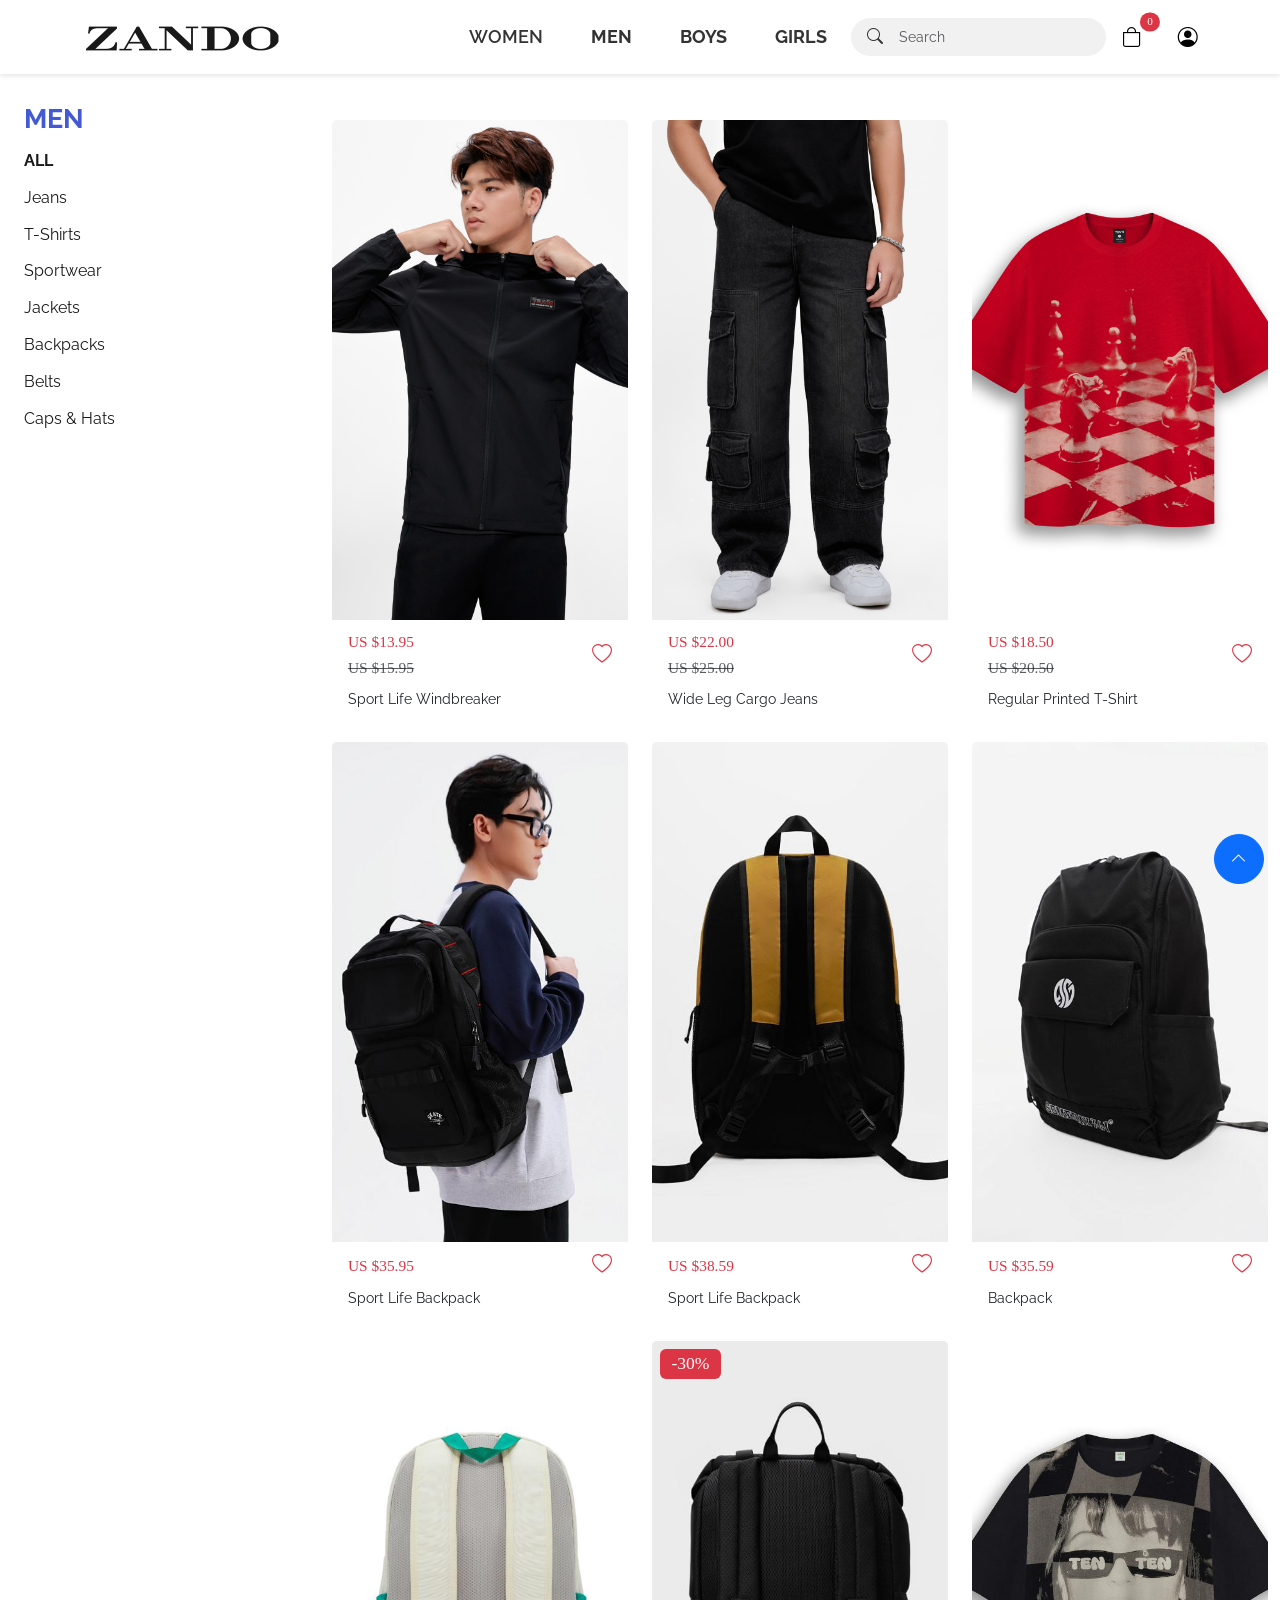
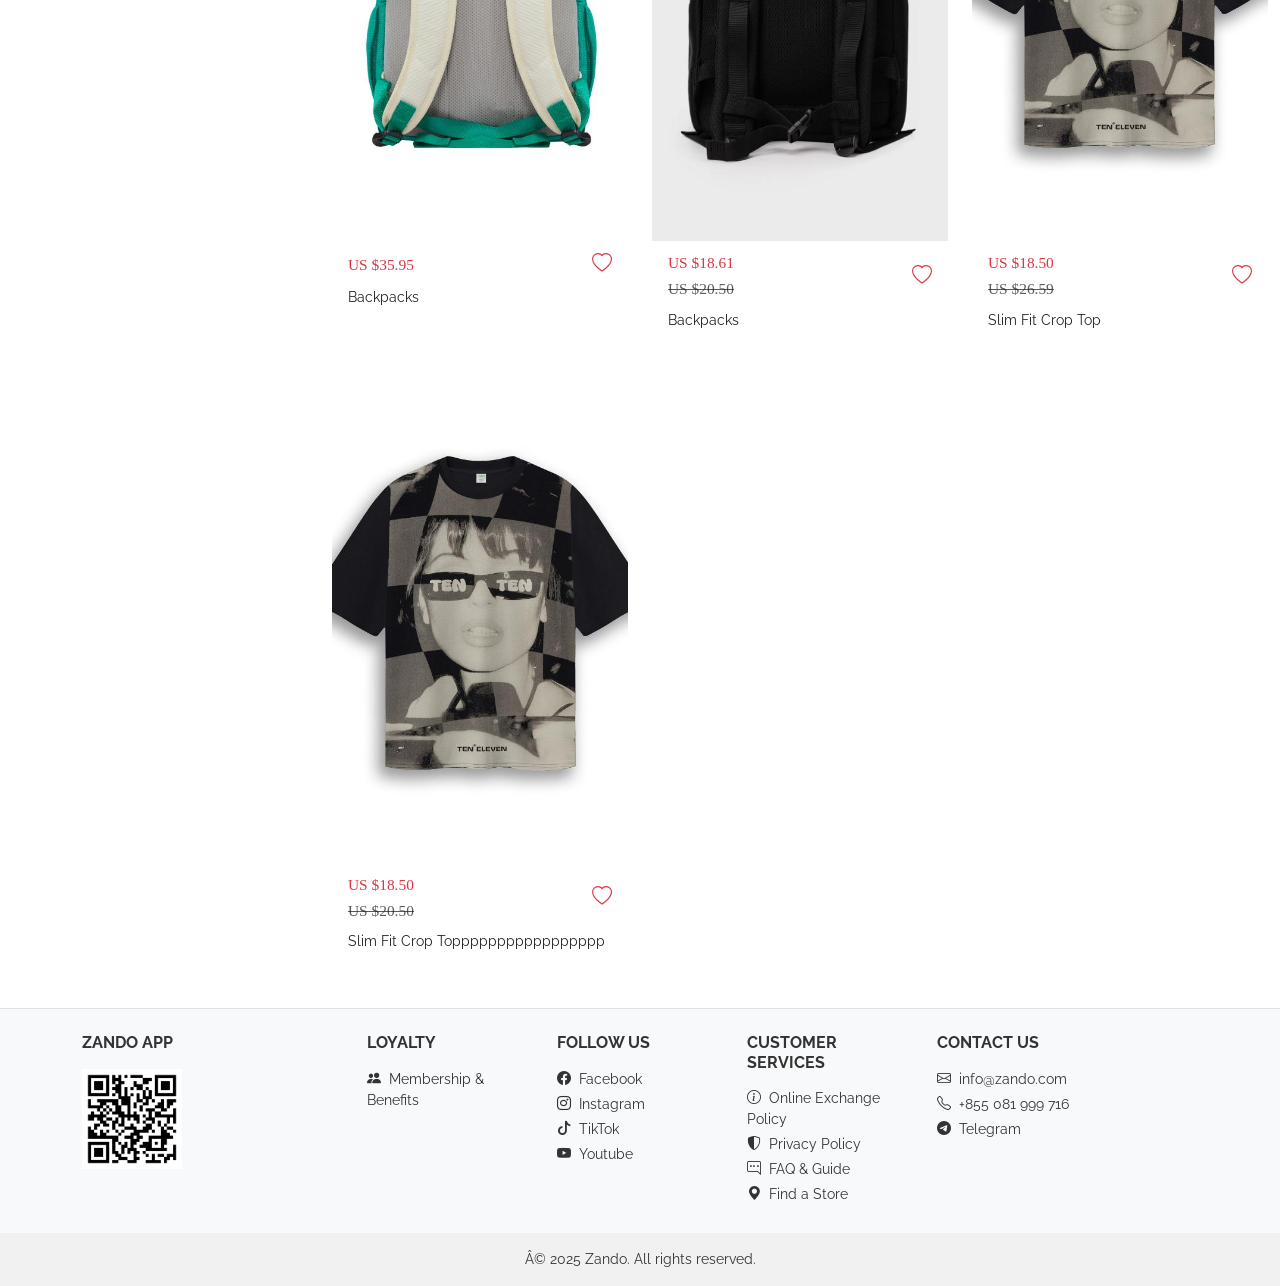
<file: NewInMenAll.html>
﻿<!DOCTYPE html>
<html lang="en">

<head>
    <meta charset="UTF-8">
    <meta name="viewport" content="width=device-width, initial-scale=1">
    <title>Fashion Store</title>
    <link href="https://cdn.jsdelivr.net/npm/bootstrap@5.3.3/dist/css/bootstrap.min.css" rel="stylesheet">
    <link href="https://fonts.googleapis.com/css2?family=Raleway:wght@400;600&display=swap" rel="stylesheet">
    <link href="https://cdn.jsdelivr.net/npm/bootstrap-icons@1.10.5/font/bootstrap-icons.css" rel="stylesheet">
    <link href="https://cdn.jsdelivr.net/npm/aos@2.3.4/dist/aos.css" rel="stylesheet">
    <link rel="stylesheet" href="https://unpkg.com/swiper/swiper-bundle.min.css"/>
    <link href="new_style.css" rel="stylesheet">
</head>

<body>

  <!-- Navbar -->
  <nav class="navbar navbar-expand-lg py-3">
  <div class="container d-flex justify-content-between align-items-center">
    <a class="navbar-brand" href="index.html"><img src="Pics/zando-logo-small.png" class="navbar-logo" /></a>

    <!-- Desktop Menu -->
    <div class="d-none d-lg-flex align-items-center" id="desktopMenu">
      <div class="collapse navbar-collapse" id="navbarContent">
        <ul class="navbar-nav gap-3">
          <li class="nav-item dropdown position-static">
            <a class="nav-link" href="NewInWomenAll.html" role="button" style=" font-family: 'Raleway', sans-serif;">WOMEN</a>
            <div class="dropdown-mega container-fluid">
              <div class="row">
                <div class="col">
                  <!-- <h6>Clothing</h6>
                  <a class="dropdown-item" href="#">All</a>
                  <a class="dropdown-item" href="#">Jeans</a>
                  <a class="dropdown-item" href="#">Tops</a>
                  <a class="dropdown-item" href="#">Dresses</a>
                  <a class="dropdown-item" href="#">Sportwear</a> -->
                </div>
                <div class="col">
                  <h6>Clothing</h6>
                  <a class="dropdown-item" href="NewInWomenAll.html">All</a>
                  <a class="dropdown-item" href="NewInWomenAll.html">Jeans</a>
                  <a class="dropdown-item" href="NewInWomenAll.html">Tops</a>
                  <a class="dropdown-item" href="NewInWomenAll.html">Dresses</a>
                  <a class="dropdown-item" href="NewInWomenAll.html">Sportwear</a>
                </div>
                <div class="col">
                  <h6>Accessories</h6>
                  <a class="dropdown-item" href="NewInWomenAll.html">All</a>
                  <a class="dropdown-item" href="NewInWomenAll.html">Bags</a>
                  <a class="dropdown-item" href="NewInWomenAll.html">Belts</a>
                  <a class="dropdown-item" href="NewInWomenAll.html">Caps & Hats</a>
                </div>
              </div>
            </div>
          </li>
          <li class="nav-item dropdown position-static">
            <a class="nav-link fw-bold" href="NewInMenAll.html" role="button">MEN</a>
            <div class="dropdown-mega container-fluid">
              <div class="row">
                <div class="col">
                  <!-- <h6>New In</h6>
                  <a class="dropdown-item" href="#">All</a>
                  <a class="dropdown-item" href="#">Lifestyle</a>
                  <a class="dropdown-item" href="#">Casual</a>
                  <a class="dropdown-item" href="#">Sportlife</a> -->
                </div>
                <div class="col">
                  <h6>Clothing</h6>
                  <a class="dropdown-item" href="NewInWomenAll.html">All</a>
                  <a class="dropdown-item" href="NewInWomenAll.html">Jeans</a> 
                  <a class="dropdown-item" href="NewInWomenAll.html">T-Shirt</a>   
                  <a class="dropdown-item" href="NewInWomenAll.html">Sportwear</a>
                  <a class="dropdown-item" href="NewInWomenAll.html">Jackets</a>
                </div>
                <div class="col">
                  <h6>Accessories</h6>
                  <a class="dropdown-item" href="NewInWomenAll.html">All</a>
                  <a class="dropdown-item" href="NewInWomenAll.html">Backpacks</a>
                  <a class="dropdown-item" href="NewInWomenAll.html">Belts</a>
                  <a class="dropdown-item" href="NewInWomenAll.html">Caps & Hats</a>
                </div>
              </div>
            </div>
          </li>
          <li class="nav-item dropdown position-static">
            <a class="nav-link fw-bold" href="NewInBoyAll.html" role="button">BOYS</a>
            <div class="dropdown-mega container-fluid">
              <div class="row">
                <div class="col">
                  <!-- <h6>New In</h6>
                  <a class="dropdown-item" href="#">All</a>
                  <a class="dropdown-item" href="#">Lifestyle</a>
                  <a class="dropdown-item" href="#">Casual</a>
                  <a class="dropdown-item" href="#">Sportlife</a> -->
                </div>
                <div class="col">
                  <h6>Clothing</h6>
                  <a class="dropdown-item" href="NewInBoyAll.html">T-Shirts</a>
                  <a class="dropdown-item" href="NewInBoyAll.html">Shorts</a>
                  <a class="dropdown-item" href="NewInBoyAll.html">Jackets</a>
                </div>
                <div class="col">
                  <h6>Shoes</h6>
                  <a class="dropdown-item" href="NewInBoyAll.html">Sneakers</a>
                </div>
              </div>
            </div>
          </li>
          <li class="nav-item dropdown position-static">
            <a class="nav-link fw-bold" href="NewInGirlAll.html" role="button">GIRLS</a>
            <div class="dropdown-mega container-fluid">
              <div class="row">
                <div class="col">
                  <!-- <h6>New In</h6>
                  <a class="dropdown-item" href="#">All</a>
                  <a class="dropdown-item" href="#">Lifestyle</a>
                  <a class="dropdown-item" href="#">Casual</a>
                  <a class="dropdown-item" href="#">Sportlife</a> -->
                </div>
                <div class="col">
                  <h6>Clothing</h6>
                  <a class="dropdown-item" href="NewInGirlAll.html">Dresses</a>
                  <a class="dropdown-item" href="NewInGirlAll.html">Jeans</a>
                  <a class="dropdown-item" href="NewInGirlAll.html">Shirts</a>
                </div>
                <div class="col">
                  <h6>Shoes</h6>
                  <a class="dropdown-item" href="NewInGirlAll.html">Sandals</a>
                  <a class="dropdown-item" href="NewInGirlAll.html">Sneakers</a>
                </div>
              </div>
            </div>
          </li>
        </ul>
      </div>

      <div class="d-flex align-items-center gap-3">
      <!-- Search Bar -->
      <div class="position-relative">
        <input type="text" class="form-control search-input-desktop ps-5"
           placeholder="Search"
           data-bs-toggle="modal" data-bs-target="#searchModal" readonly />
        <i class="bi bi-search position-absolute top-50 start-0 translate-middle-y ms-3"></i>
      </div>
      
      <!-- Cart Icon with Badge -->
      <a class="position-relative" data-bs-toggle="offcanvas" href="#cartOffcanvas" role="button" aria-controls="cartOffcanvas">
        <i class="bi bi-bag me-2 fs-5" style="color: black;"></i>
        <span id="cart-count" class="position-absolute top-0 start-100 translate-middle badge rounded-pill bg-danger cart-number fw-light">
          0
        </span>
      </a>
      
      <a href="#" class="cart-icon"><i class="bi bi-person-circle fs-5" style="color: black;" onclick="openModal()"></i></a>
      </div>
      </div>

      <!-- Hamburger (Mobile Only) -->
    <button class="navbar-toggler text-black d-lg-none" type="button" onclick="toggleMenu()" aria-label="Toggle navigation"><span class="navbar-toggler-icon-custom" aria-hidden="true">&#9776;</span></button>
  </div>
  </nav>

  <!-- Fullscreen Mobile Menu -->
  <div class="fullscreen-menu d-lg-none" id="fullscreenMenu">
    <div class="search-bar position-relative">
    <input type="text" class="search-input ps-5" placeholder="Search">
    <i class="bi bi-search position-absolute top-50 start-0 translate-middle-y ms-3"></i>
    </div>
    <span class="close-btn" onclick="toggleMenu()">&times;</span>
    <ul class="text-center mt-5">
      <li><a href="NewInWomenAll.html" class="nav-link">WOMEN</a></li>
      <li><a href="NewInMenAll.html" class="nav-link">MEN</a></li>
      <li><a href="NewInBoyAll.html" class="nav-link">BOYS</a></li>
      <li><a href="NewInGirlAll.html" class="nav-link">GIRLS</a></li>
      <li><a href="#" class="nav-link">LOGIN</a></li>
      <li><a href="#" class="nav-link">REGISTER</a></li>
    </ul>
  </div>

  <!-- Modal -->
  <div class="modal fade" id="searchModal" tabindex="-1" aria-hidden="true">
    <div class="modal-dialog" style="max-width: 100%; margin: 0;">
    <div class="modal-content border-0 rounded-0" style="height: 20vh;">
      <div class="modal-body d-flex align-items-center justify-content-center h-100">
      <div class="w-75 position-relative">
        <input type="text" class="form-control border-0 border-bottom shadow-none fs-4 pe-5"
           placeholder="What are you searching for?" autofocus>
        <div class="position-absolute top-50 end-0 translate-middle-y me-2 d-flex gap-3">
        <i class="bi bi-search fs-5" style="cursor:pointer;"></i>
        <i class="bi bi-x-lg fs-5" style="cursor:pointer;" data-bs-dismiss="modal"></i>
        </div>
      </div>
      </div>
    </div>
  </div>
</div>

<!-- Main Content -->
<div class="container-fluid mt-custom">
  <div class="row">
    <!-- Sidebar -->
    <aside class="col-md-3 bg-white" style="position: sticky; top: 70px; height: calc(100vh - 70px); overflow-y: auto; padding: 2rem 1.5rem;">
      <h5 class="fw-bold" style="font-size: 1.7rem; color: rgb(68, 90, 212);">MEN</h5>
      <ul class="list-unstyled">
        <li><a href="#" class="category-link text-decoration-none fw-bold" data-filter="All">ALL</a></li>
        <li><a href="#" class="category-link text-decoration-none" data-filter="Jeans">Jeans</a></li>
        <li><a href="#" class="category-link text-decoration-none" data-filter="Tops">T-Shirts</a></li>
        <li><a href="#" class="category-link text-decoration-none" data-filter="Dresses">Sportwear</a></li>
        <li><a href="#" class="category-link text-decoration-none" data-filter="Bags">Jackets</a></li>
        <li><a href="#" class="category-link text-decoration-none" data-filter="Backpacks">Backpacks</a></li>
        <li><a href="#" class="category-link text-decoration-none" data-filter="Belts">Belts</a></li>
        <li><a href="#" class="category-link text-decoration-none" data-filter="Caps & Hats">Caps & Hats</a></li>
      </ul>
    </aside>

    <!-- Products Grid -->
    <div class="col-md-9 mt-custom">
      <div class="row row-cols-2 row-cols-md-3 g-4">

        <!-- Product 1 -->
        <div class="col" data-category="Dresses">
          <a href="data.html?id=57" style="text-decoration: none;">
          <div class="card h-100 border-0">
            <img src="Pics/man/s1.jpg" class="card-img-top" alt="Product">
            <div class="card-body p-2 ms-2 me-2">
              <div class="txt-cards d-flex justify-content-between align-items-center">
                <div>
                  <small class="text-danger">US $13.95</small><br>
                  <small class="text-muted text-decoration-line-through">US $15.95</small>
                </div>
                <i class="bi bi-heart text-danger fs-5"></i>
              </div>
              <p class="small mt-2 mb-0">Sport Life Windbreaker</p>
            </div>
          </div>
          </a>
        </div>

        <!-- Product 2 -->
        <div class="col" data-category="Jeans">
          <a href="data.html?id=55" style="text-decoration: none;">
          <div class="card h-100 border-0">
            <img src="Pics/man/j1.jpg" class="card-img-top" alt="Product">
            <div class="card-body p-2 ms-2 me-2">
              <div class="txt-cards d-flex justify-content-between align-items-center">
                <div>
                  <small class="text-danger">US $22.00</small><br>
                  <small class="text-muted text-decoration-line-through">US $25.00</small>
                </div>
                <i class="bi bi-heart text-danger fs-5"></i>
              </div>
              <p class="small mt-2 mb-0">Wide Leg Cargo Jeans</p>
            </div>
          </div>
          </a>
        </div>

        <!-- Product 3 -->
        <div class="col" data-category="Tops">
          <a href="data.html?id=56" style="text-decoration: none;">
          <div class="card h-100 border-0">
            <img src="Pics/man/t1.jpg" class="card-img-top" alt="Product">
            <div class="card-body p-2 ms-2 me-2">
              <div class="txt-cards d-flex justify-content-between align-items-center">
                <div>
                  <small class="text-danger">US $18.50</small><br>
                  <small class="text-muted text-decoration-line-through">US $20.50</small>
                </div>
                <i class="bi bi-heart text-danger fs-5"></i>
              </div>
              <p class="small mt-2 mb-0">Regular Printed T-Shirt</p>
            </div>
          </div>
          </a>
        </div>

        <!-- Product 4 -->
        <div class="col" data-category="Backpacks">
          <div class="card h-100 border-0">
            <img src="Pics/bp1.jpg" class="card-img-top" alt="Product">
            <div class="card-body p-2 ms-2 me-2">
              <div class="txt-cards d-flex justify-content-between align-items-center">
                <div>
                  <small class="text-danger">US $35.95</small><br>
                  <!-- <small class="text-muted text-decoration-line-through">US $20.50</small> -->
                </div>
                <i class="bi bi-heart text-danger fs-5"></i>
              </div>
              <p class="small mt-2 mb-0">Sport Life Backpack</p>
            </div>
          </div>
        </div>
        <!-- Product 4 -->
        <div class="col" data-category="Backpacks">
          <div class="card h-100 border-0">
            <img src="Pics/bp2.jpg" class="card-img-top" alt="Product">
            <div class="card-body p-2 ms-2 me-2">
              <div class="txt-cards d-flex justify-content-between align-items-center">
          <div>
            <small class="text-danger">US $38.59</small><br>
            <!-- <small class="text-muted text-decoration-line-through">US $20.50</small> -->
          </div>
          <i class="bi bi-heart text-danger fs-5"></i>
              </div>
              <p class="small mt-2 mb-0">Sport Life Backpack</p>
            </div>
          </div>
        </div>

        <div class="col" data-category="Backpacks">
          <div class="card h-100 border-0">
            <img src="Pics/bp3.jpg" class="card-img-top" alt="Product">
            <div class="card-body p-2 ms-2 me-2">
              <div class="txt-cards d-flex justify-content-between align-items-center">
          <div>
            <small class="text-danger">US $35.59</small><br>
            <!-- <small class="text-muted text-decoration-line-through">US $20.50</small> -->
          </div>
          <i class="bi bi-heart text-danger fs-5"></i>
              </div>
              <p class="small mt-2 mb-0">Backpack</p>
            </div>
          </div>
        </div>

        <div class="col" data-category="Backpacks">
          <div class="card h-100 border-0">
            <img src="Pics/bp4.jpg" class="card-img-top" alt="Product">
            <div class="card-body p-2 ms-2 me-2">
              <div class="txt-cards d-flex justify-content-between align-items-center">
          <div>
            <small class="text-danger">US $35.95</small><br>
            <!-- <small class="text-muted text-decoration-line-through">US $20.50</small> -->
          </div>
          <i class="bi bi-heart text-danger fs-5"></i>
              </div>
              <p class="small mt-2 mb-0">Backpacks</p>
            </div>
          </div>
        </div>

        <div class="col" data-category="Backpacks">
          <div class="card h-100 border-0 position-relative">
            <span class="badge bg-danger position-absolute top-0 start-0 m-2 txt-cards fw-light">-30%</span>
            <img src="Pics/bp5.jpg" class="card-img-top" alt="Product">
            <div class="card-body p-2 ms-2 me-2">
              <div class="txt-cards d-flex justify-content-between align-items-center">
          <div>
            <small class="text-danger">US $18.61</small><br>
            <small class="text-muted text-decoration-line-through">US $20.50</small>
          </div>
          <i class="bi bi-heart text-danger fs-5"></i>
              </div>
              <p class="small mt-2 mb-0">Backpacks</p>
            </div>
          </div>
        </div>

        <!-- Product 5 -->
        <div class="col" data-category="Belts">
          <div class="card h-100 border-0">
            <img src="Pics/3.jpg" class="card-img-top" alt="Product">
            <div class="card-body p-2 ms-2 me-2">
              <div class="txt-cards d-flex justify-content-between align-items-center">
                <div>
                  <small class="text-danger">US $18.50</small><br>
                  <small class="text-muted text-decoration-line-through">US $26.59</small>
                </div>
                <i class="bi bi-heart text-danger fs-5"></i>
              </div>
              <p class="small mt-2 mb-0">Slim Fit Crop Top</p>
            </div>
          </div>
        </div>

        <!-- Product 6 -->
        <div class="col" data-category="Caps & Hats">
          <div class="card h-100 border-0">
            <img src="Pics/3.jpg" class="card-img-top" alt="Product">
            <div class="card-body p-2 ms-2 me-2">
              <div class="txt-cards d-flex justify-content-between align-items-center">
                <div>
                  <small class="text-danger">US $18.50</small><br>
                  <small class="text-muted text-decoration-line-through">US $20.50</small>
                </div>
                <i class="bi bi-heart text-danger fs-5"></i>
              </div>
              <p class="small mt-2 mb-0">Slim Fit Crop Toppppppppppppppppp</p>
            </div>
          </div>
        </div>
      </div>
    </div>
  </div>
</div>

<!-- Filtering Script -->
<script>
  document.querySelectorAll('.category-link').forEach(link => {
    link.addEventListener('click', function (e) {
      e.preventDefault();
      const filter = this.getAttribute('data-filter');
      const cards = document.querySelectorAll('.col[data-category]');

      cards.forEach(card => {
        const category = card.getAttribute('data-category');
        if (filter === 'All' || category === filter) {
          card.classList.remove('d-none');
        } else {
          card.classList.add('d-none');
        }
      });

      // Update active link style
      document.querySelectorAll('.category-link').forEach(l => l.classList.remove('fw-bold'));
      this.classList.add('fw-bold');
    });
  });
</script>

  

<!-- Back to Top Button -->
<a href="#" id="backToTopBtn" class="btn btn-primary position-fixed bottom-0 end-0 m-3" style="z-index: 1000; border-radius: 50%; width: 50px; height: 50px; display: flex; justify-content: center; align-items: center; display: none;">
  <i class="bi bi-chevron-up"></i>
</a>

<script>
  const backToTopBtn = document.getElementById('backToTopBtn');
  let lastScrollTop = 0;

  window.addEventListener('scroll', () => {
    const currentScroll = window.pageYOffset || document.documentElement.scrollTop;
    if (currentScroll > lastScrollTop) {
      backToTopBtn.style.display = 'none'; // Hide button when scrolling down
    } else {
      backToTopBtn.style.display = 'flex'; // Show button when scrolling up
    }
    lastScrollTop = currentScroll <= 0 ? 0 : currentScroll; // For mobile or negative scrolling
  });
</script>

<!-- Footer -->
<footer class="bg-light text-center text-lg-start mt-5 border-top pt-4" style="width: 100%; margin-bottom: 0;">
  <div class="container text-center text-md-start">
      <div class="row">
          <div class="col-md-3 mb-4">
              <h6 class="fw-bold mb-3">ZANDO APP</h6>
              <img src="Pics/qr_code_app.png" alt="QR Code" class="img-fluid" width="100">
          </div>
          <div class="col-md-2 mb-4">
              <h6 class="fw-bold mb-3">LOYALTY</h6>
              <p class="small"><i class="bi bi-people-fill me-2"></i>Membership & Benefits</p>
          </div>
          <div class="col-md-2 mb-4">
              <h6 class="fw-bold mb-3">FOLLOW US</h6>
              <p class="small mb-1"><i class="bi bi-facebook me-2"></i>Facebook</p>
              <p class="small mb-1"><i class="bi bi-instagram me-2"></i>Instagram</p>
              <p class="small mb-1"><i class="bi bi-tiktok me-2"></i>TikTok</p>
              <p class="small mb-1"><i class="bi bi-youtube me-2"></i>Youtube</p>
          </div>
          <div class="col-md-2 mb-4">
              <h6 class="fw-bold mb-3">CUSTOMER SERVICES</h6>
              <p class="small mb-1"><i class="bi bi-info-circle me-2"></i>Online Exchange Policy</p>
              <p class="small mb-1"><i class="bi bi-shield-shaded me-2"></i>Privacy Policy</p>
              <p class="small mb-1"><i class="bi bi-chat-right-dots me-2"></i>FAQ & Guide</p>
              <p class="small mb-1"><i class="bi bi-geo-alt-fill me-2"></i>Find a Store</p>
          </div>
          <div class="col-md-3 mb-4">
              <h6 class="fw-bold mb-3">CONTACT US</h6>
              <p class="small mb-1"><i class="bi bi-envelope me-2"></i>info@zando.com</p>
              <p class="small mb-1"><i class="bi bi-telephone me-2"></i>+855 081 999 716</p>
              <p class="small mb-1"><i class="bi bi-telegram me-2"></i>Telegram</p>
          </div>
      </div>
  </div>

  <div class="text-center p-3 small" style="background-color: #f1f1f1;">
      Â© 2025 Zando. All rights reserved.
  </div>
</footer>

    <!-- Scripts -->
    <script src="https://cdn.jsdelivr.net/npm/bootstrap@5.3.3/dist/js/bootstrap.bundle.min.js"></script>
    <script src="https://cdn.jsdelivr.net/npm/aos@2.3.4/dist/aos.js"></script>
    <script src="https://unpkg.com/swiper/swiper-bundle.min.js"></script>
    <script src="Index.js"> 
    </script>
    <script>
      function toggleMenu() {
        const menu = document.getElementById('fullscreenMenu');
        const isOpen = menu.classList.toggle('show');
        document.body.style.overflow = isOpen ? 'hidden' : '';
      }

      document.querySelectorAll('#fullscreenMenu a').forEach((link) => {
        link.addEventListener('click', () => {
          const menu = document.getElementById('fullscreenMenu');
          menu.classList.remove('show');
          document.body.style.overflow = '';
        });
      });
    </script>

    <div class="offcanvas offcanvas-end" tabindex="-1" id="cartOffcanvas" aria-labelledby="cartOffcanvasLabel">
      <div class="offcanvas-header">
        <h5 class="offcanvas-title" id="cartOffcanvasLabel">Your Cart</h5>
        <button type="button" class="btn-close" data-bs-dismiss="offcanvas" aria-label="Close"></button>
      </div>
      <div class="offcanvas-body">
        <p>Your cart items will appear here.</p>
      </div>
    </div>
    
</body>

</html>
</file>
<file: new_style.css>
body {
    font-family: 'Raleway', sans-serif;
    background-color: #ffffff;
    color: #333;
    margin: 0;
    padding: 0;
    overflow-x: hidden;
}
html {
  overflow-x: hidden;
}
.txt-cards {
   font-family: poppins;
   font-size: 1.1rem;
}

/* Navbar Styles */
.navbar {
    background-color: #ffffff;
    box-shadow: 0 2px 5px rgba(0, 0, 0, 0.1);
    position: fixed;
    top: 0;
    width: 100%;
    z-index: 1000;
}

.navbar-brand,
.nav-link {
    color: #333 !important;
    font-weight: 600;
    font-size: 1.1rem;
}

.navbar-toggler {
    border: none;
    font-size: 1.5rem;
    padding: 0.25rem 0.5rem;
    line-height: 1;
    margin-left: auto;
    min-width: 44px;
    min-height: 44px;
    display: inline-flex;
    align-items: center;
    justify-content: center;
    color: #111 !important;
    position: relative;
    z-index: 1002;
}

.navbar-toggler:focus {
    box-shadow: none;
}

.navbar-toggler-icon-custom {
    font-size: 1.9rem;
    font-weight: 700;
    color: #111;
    display: inline-block;
    line-height: 1;
}

.navbar-logo {
    max-width: 200px;
    height: auto;
}

/* Nav Links Hover Effect */
.nav-link {
    position: relative;
    overflow: hidden;
    margin-right: 1rem;
}

.nav-link::after {
    content: '';
    position: absolute;
    width: 0;
    height: 2px;
    bottom: 0;
    left: 0;
    background-color: blue;
    transition: width 0.4s ease;
}

.nav-link:hover::after {
    width: 100%;
}

/* Search Input Desktop */
.search-input-desktop {
    border: none;
    border-radius: 30px;
    background-color: #f1f1f1;
    color: #333;
    padding: 8px 15px;
    margin-right: 15px;
    font-size: 0.9rem;
    outline: none;
}

/* Cart & Profile Icons */
.cart-icon {
    color: #333;
    font-size: 1.4rem;
    position: relative;
    margin-left: 0.75rem;
}

/* Fullscreen Mobile Menu */
.fullscreen-menu {
    position: fixed;
    top: 0;
    left: 0;
    height: 100vh;
    width: 100%;
    background: rgba(255, 255, 255, 0.95);
    display: flex;
    flex-direction: column;
    align-items: center;
    justify-content: center;
    transform: translateY(-100%);
    transition: transform 0.5s ease, opacity 0.4s ease;
    opacity: 0;
    pointer-events: none;
    z-index: 9999;
}

.fullscreen-menu.show {
    transform: translateY(0);
    opacity: 1;
    pointer-events: auto;
}

.fullscreen-menu ul {
    list-style: none;
    padding: 0;
    margin: 0;
}

.fullscreen-menu li {
    margin: 1rem 0;
    opacity: 0;
    transform: translateY(30px);
    animation: fadeInUp 0.5s forwards;
}

.fullscreen-menu li:nth-child(1) { animation-delay: 0.1s; }
.fullscreen-menu li:nth-child(2) { animation-delay: 0.2s; }
.fullscreen-menu li:nth-child(3) { animation-delay: 0.3s; }
.fullscreen-menu li:nth-child(4) { animation-delay: 0.4s; }
.fullscreen-menu li:nth-child(5) { animation-delay: 0.5s; }
.fullscreen-menu li:nth-child(6) { animation-delay: 0.6s; }

@keyframes fadeInUp {
    to {
        opacity: 1;
        transform: translateY(0);
    }
}

/* Mobile Menu Search Bar */
.search-bar {
    margin-top: 2rem;
}

.search-input {
    width: 300px;
    max-width: 80vw;
    padding: 10px 15px;
    border-radius: 50px;
    border: none;
    outline: none;
    background-color: #f1f1f1;
    color: #333;
    font-size: 1rem;
}
.search-form {
    display: flex;
    align-items: center;
    column-gap: 5rem;
    background-color: #f1f1f1;
    box-shadow: hsla(230, 75%, 15%, .2);
    padding-inline: 1rem;
    border-radius: .5rem;
    transform: translateY(-1rem);
    transition: tranfform .4s;
}

.close-btn {
    position: absolute;
    top: 20px;
    right: 25px;
    font-size: 2rem;
    color: #333;
    cursor: pointer;
}

@media (min-width: 992px) {
    .fullscreen-menu {
        display: none !important;
    }
}

  .dropdown-mega {
    position: absolute;
    left: 0;
    right: 0;
    top: 100%;
    width: 100%;
    padding: 2rem;
    background: #fff;
    box-shadow: 0 4px 10px rgba(0, 0, 0, 0.1);
    opacity: 0;
    visibility: hidden;
    transform: translateY(10px);
    transition: all 0.4s ease;
    z-index: 1000;
  }
  
  .nav-item.dropdown:hover .dropdown-mega {
    opacity: 1;
    visibility: visible;
    transform: translateY(0);
  }
  
  .dropdown-mega h6 {
    font-weight: bold;
    margin-bottom: 1rem;
  }
  
  .dropdown-mega .col {
    min-width: 200px;
  }
  
  @media (max-width: 991.98px) {
    .dropdown-mega {
      display: none !important;
    }
  }
  .animate-fade-in {
    animation: fadeIn 1.2s ease-in;
  }
  .animate-fade-up {
    animation: fadeUp 1s ease-in;
  }
  @keyframes fadeIn {
    from { opacity: 0; }
    to { opacity: 1; }
  }
  @keyframes fadeUp {
    from { opacity: 0; transform: translateY(30px); }
    to { opacity: 1; transform: translateY(0); }
  }
  .card {
    transition: transform 0.3s ease, box-shadow 0.3s ease;
}
.card:hover {
    transform: translateY(-5px);
    /* box-shadow: 0 8px 16px rgba(0,0,0,0.15); */
}
img {
    transition: all 0.5s ease in-out;   
}


@media screen and (max-width: 768px) {
    .navbar-brand {
        font-size: 1.2rem;
    }
    .nav-link {
        font-size: 0.9rem;
    }
    .search-input-desktop {
        width: 80%;
        margin-right: 0;
    }
    .cart-icon {
        font-size: 1.2rem;
    }
    .fullscreen-menu ul li {
        font-size: 1.2rem;
    }
    .swiper-slide{
      width: 20%;
    }
  
}


::-webkit-scrollbar{
  width: 0;
}


.swiper-button-next::after,
.swiper-button-prev::after {
  display: none;
}
.carousel-btn-group {
    top: 85%; /* lower position */
    transform: translate(-50%, -50%);
    z-index: 10;
    pointer-events: none;
  }
  .carousel-btn-group a {
    min-width: 140px;
    min-height: 45px;
    text-align: center;
    transition: all 0.5s ease;
    opacity: 0;
    transform: translateY(20px);
    pointer-events: auto;
  }

  .carousel-item.active .carousel-btn-group a {
    opacity: 1;
    transform: translateY(0);
  }
  .modal input::placeholder {
    color: gray;
    opacity: 0.7;
  }
  .hover-button {
    padding: 12px 24px;
    font-size: 16px;
    color: white;
    background-color: #007bff00;
    border: none;
    border-radius: 8px;
    cursor: pointer;
    transition: all 0.3s ease;
    box-shadow: 0 4px 6px rgba(0, 0, 0, 0.1);
  }
  
  .hover-button:hover {
    background-color: #0056b3;
    transform: scale(1.05);
    box-shadow: 0 6px 12px rgba(0, 0, 0, 0.15);
  }
  
.btn-carousel{
  position: relative;
  z-index: 2;
  background: transparent; border: 3px solid #fff; font-size: 16px; padding: 9px 40px; box-shadow: 0 0 10px;
}

  @media screen and (max-width: 768px) {  
.btn-carousel{
  font-size: 0.8rem;
  padding: 0.5rem 1rem;
}
.carousel-btn-group a{
  min-width: 130px;
  min-height: 20px;
  width: 100%;
  }
}
/* login form */
.dropdown-item {
  transition: background-color 0.3s ease, color 0.3s ease, padding-left 0.3s ease;
}

.dropdown-item:hover {
  background-color: #f8f9fa;
  color: #000;
  padding-left: 1.5rem;
}
.category-link {
  display: block;
  padding: 0.4rem 0;
  color: #1a1a1a;
  transition: color 0.3s ease, padding-left 0.3s ease;
}

.category-link:hover {
  color: #007bff;
  padding-left: 1.5rem;
  background-color: #f8f9fa;
}

.product-card {
  transition: transform 0.3s ease, box-shadow 0.3s ease;
}

.product-card:hover {
  transform: translateY(-5px);
  box-shadow: 0 8px 16px rgba(0, 0, 0, 0.1);
}
 /* Fixed Sidebar only on md and above */
 @media (min-width: 768px) {
  .fixed-sidebar {
    position: sticky;
    top: 80px;
    height: calc(100vh - 80px);
    overflow-y: auto;
  }
}

/* On small screens, sidebar stacks and behaves normally */
@media (max-width: 767.98px) {
  .navbar .container {
    display: flex !important;
    align-items: center !important;
  }

  .navbar-toggler.d-lg-none {
    margin-left: auto !important;
  }

  .fixed-sidebar {
    position: static !important;
    height: auto;
    top: auto;
  }

  .navbar .container {
    padding-left: 0.75rem;
    padding-right: 0.75rem;
  }

  .navbar-logo {
    max-width: 145px;
  }

  .card-img-top {
    height: 260px;
  }

  .carousel .carousel-inner {
    max-width: 100% !important;
  }

  .carousel-control-prev,
  .carousel-control-next,
  .swiper-button-next,
  .swiper-button-prev {
    display: none !important;
  }
}

@media (max-width: 991.98px) {
  .navbar .container {
    display: flex !important;
    align-items: center !important;
  }

  .navbar-toggler.d-lg-none {
    display: inline-flex !important;
    visibility: visible !important;
    margin-left: auto !important;
  }
}

@media (min-width: 768px) and (max-width: 991.98px) {
  .card-img-top {
    height: 360px;
  }
}

/* Adjust spacing below navbar */
.mt-custom {
  margin-top: 60px;
}
.card-img-top {
  width: 100%;
  height: 500px; /* or any height that fits your layout */
  object-fit: cover;
}
.cart-number {
  font-family: poppins;
  font-size: 0.7rem;
}
.modal-content {
  background-color: white;
  border-radius: 0;
  padding: 1.5rem;
}
.tab-header {
  font-weight: bold;
  margin-right: 20px;
  cursor: pointer;
}
.tab-header.active {
  border-bottom: 3px solid black;
}
.btn-black {
  background-color: #000;
  color: #fff;
  border: none;
  border-radius: 0;
}
.facebook-btn {
  border: 1px solid black;
  background-color: #fff;
  color: #000;
  border-radius: 0;
}
.facebook-btn i {
  margin-right: 6px;
}
.input-label {
  font-weight: 500;
}
.modal-header {
  border-bottom: none;
}
</file>
<file: data.css>
.product-layout {
  margin-top: 150px;
  --gallery-max-width: 560px;
}

.thumb-col,
.main-col {
  display: flex;
  align-items: stretch;
}

.thumb-col {
  max-width: 88px;
  flex: 0 0 88px;
}

.thumbs-rail {
  --thumb-gap: 0.5rem;
  width: 100%;
  height: 100%;
  gap: var(--thumb-gap);
}

.main-image-box {
  width: min(100%, var(--gallery-max-width));
  height: 100%;
  aspect-ratio: 3 / 4;
}

.img-css {
  width: 100%;
  height: calc((100% - (4 * var(--thumb-gap))) / 5);
  object-fit: cover;
  cursor: pointer;
}

.imgbig-css {
  width: 100%;
  height: 100%;
  object-fit: cover;
}
  
  .price {
    color: red;
  }
  .title {
    margin-left: 50px;
  }
  
  .img-color {
    display: flex;
    width: 100px;
  }
.img-color .col img {
    margin-right: 10px;
    width: 100px;
  }
  
  .size-btn {
    background-color: white;
    color: black;
    border-radius: 5px;
    padding: 10px 10px;
    margin: 10px 5px;
    border: 1.5px solid #000000;
    cursor: pointer;
    width: 50px;
  }
  .size-btn:hover {
    text-align: center;
    background-color: rgb(0, 0, 0);
    color: white;
    /* color: rgb(0, 0, 0); */
  }
  
  .size-btn:active {
    opacity: 0.3;
  }
  
  .pro-size-btn-border {
    color: white;
    border: none;
    border-radius: 5px;
    background-color: rgb(0, 0, 0);
  
    border: 1.5px solid #000000;
  }
  
  .add-to-cart-btn {
    border: 2px solid #000000;
    text-align: center;
    background-color: black;
    color: white;
    border-radius: 5px;
    padding: 10px 10px;
    cursor: pointer;
    width: 90%;
    transition: all 0.3s ease;
  }
  
  .add-to-cart-btn:hover {
    text-align: center;
    background-color: rgb(255, 255, 255);
    color: rgb(0, 0, 0);
  }
  
.add-to-cart-btn:active {
    opacity: 0.3;
  }

@media (max-width: 991.98px) {
  .product-layout {
    margin-top: 100px;
    --gallery-max-width: 460px;
  }

  .title {
    margin-left: 0;
    margin-top: 1rem;
  }
}

@media (max-width: 767.98px) {
  .product-layout {
    margin-top: 85px;
    --gallery-max-width: 330px;
  }

  .thumb-col {
    max-width: 72px;
    flex-basis: 72px;
  }

  .title {
    margin-top: 1.25rem;
  }

  .add-to-cart-btn {
    width: 100%;
  }
}
</file>
